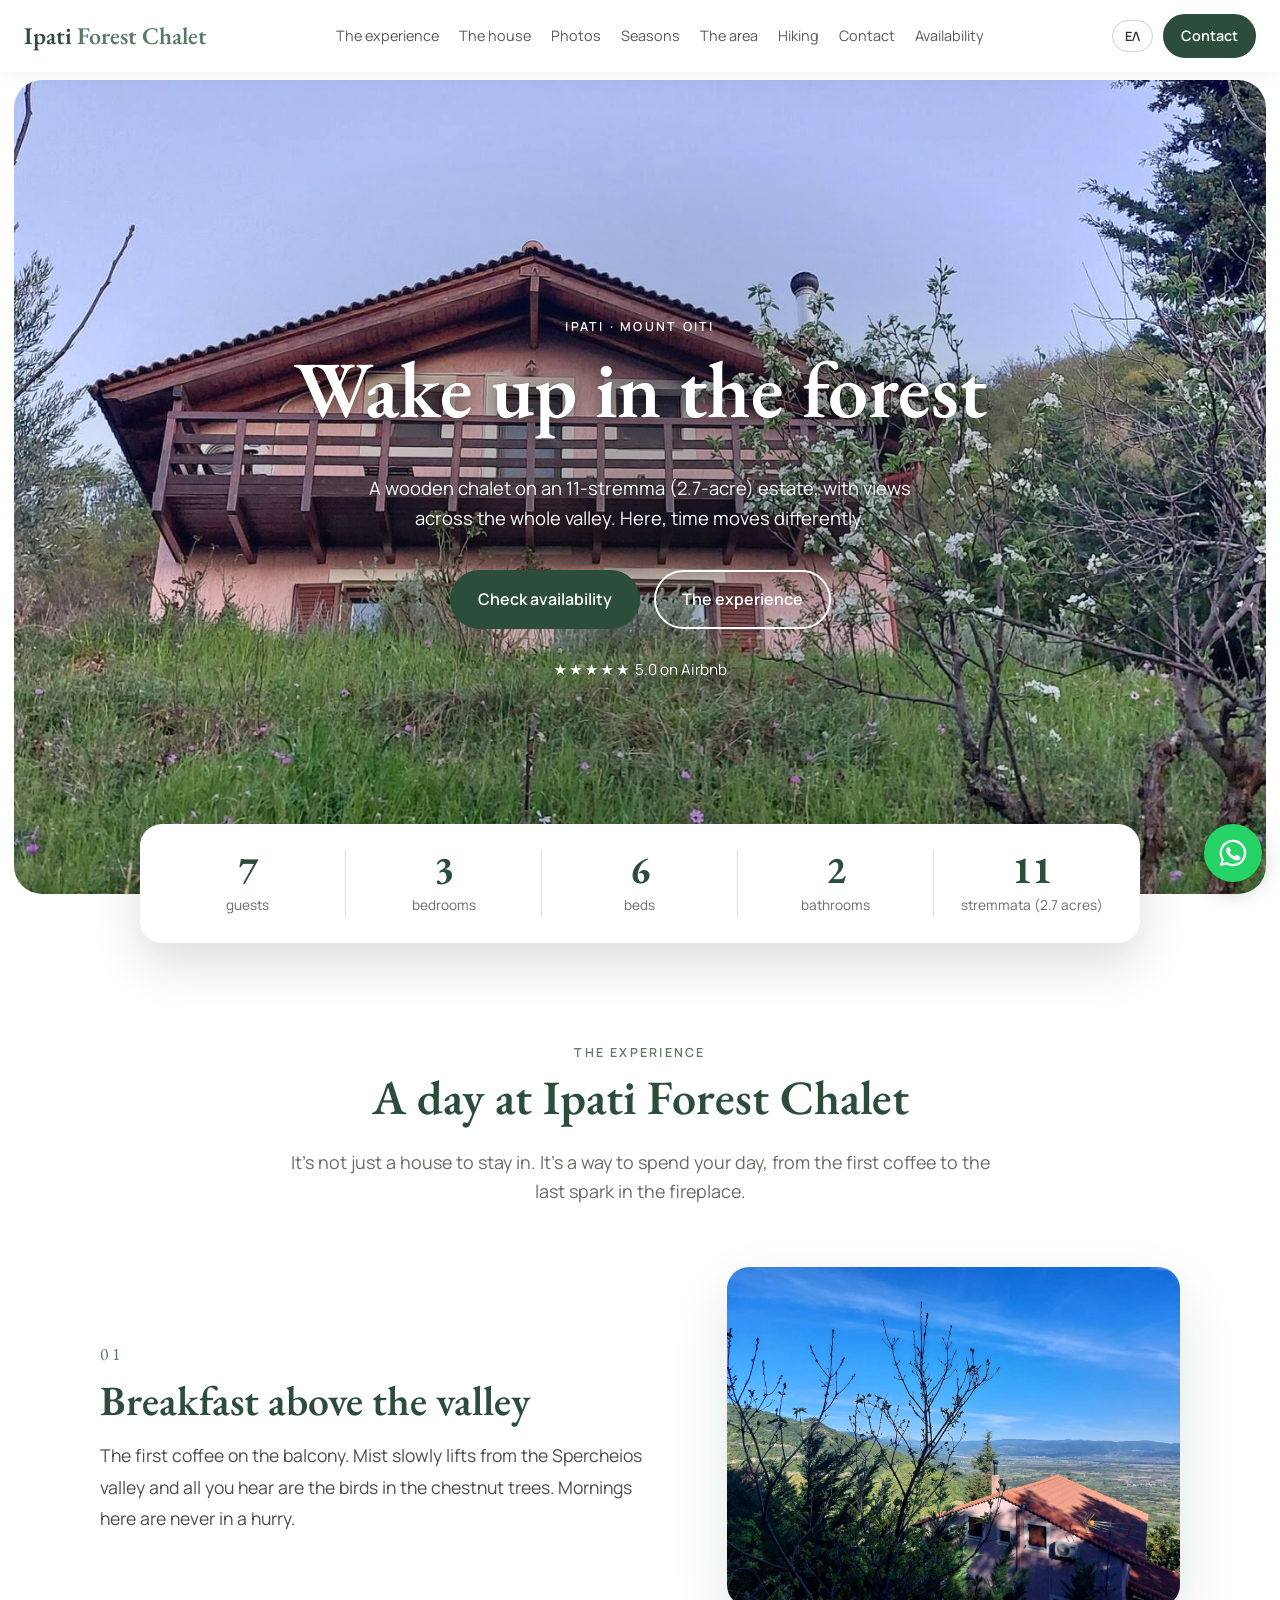
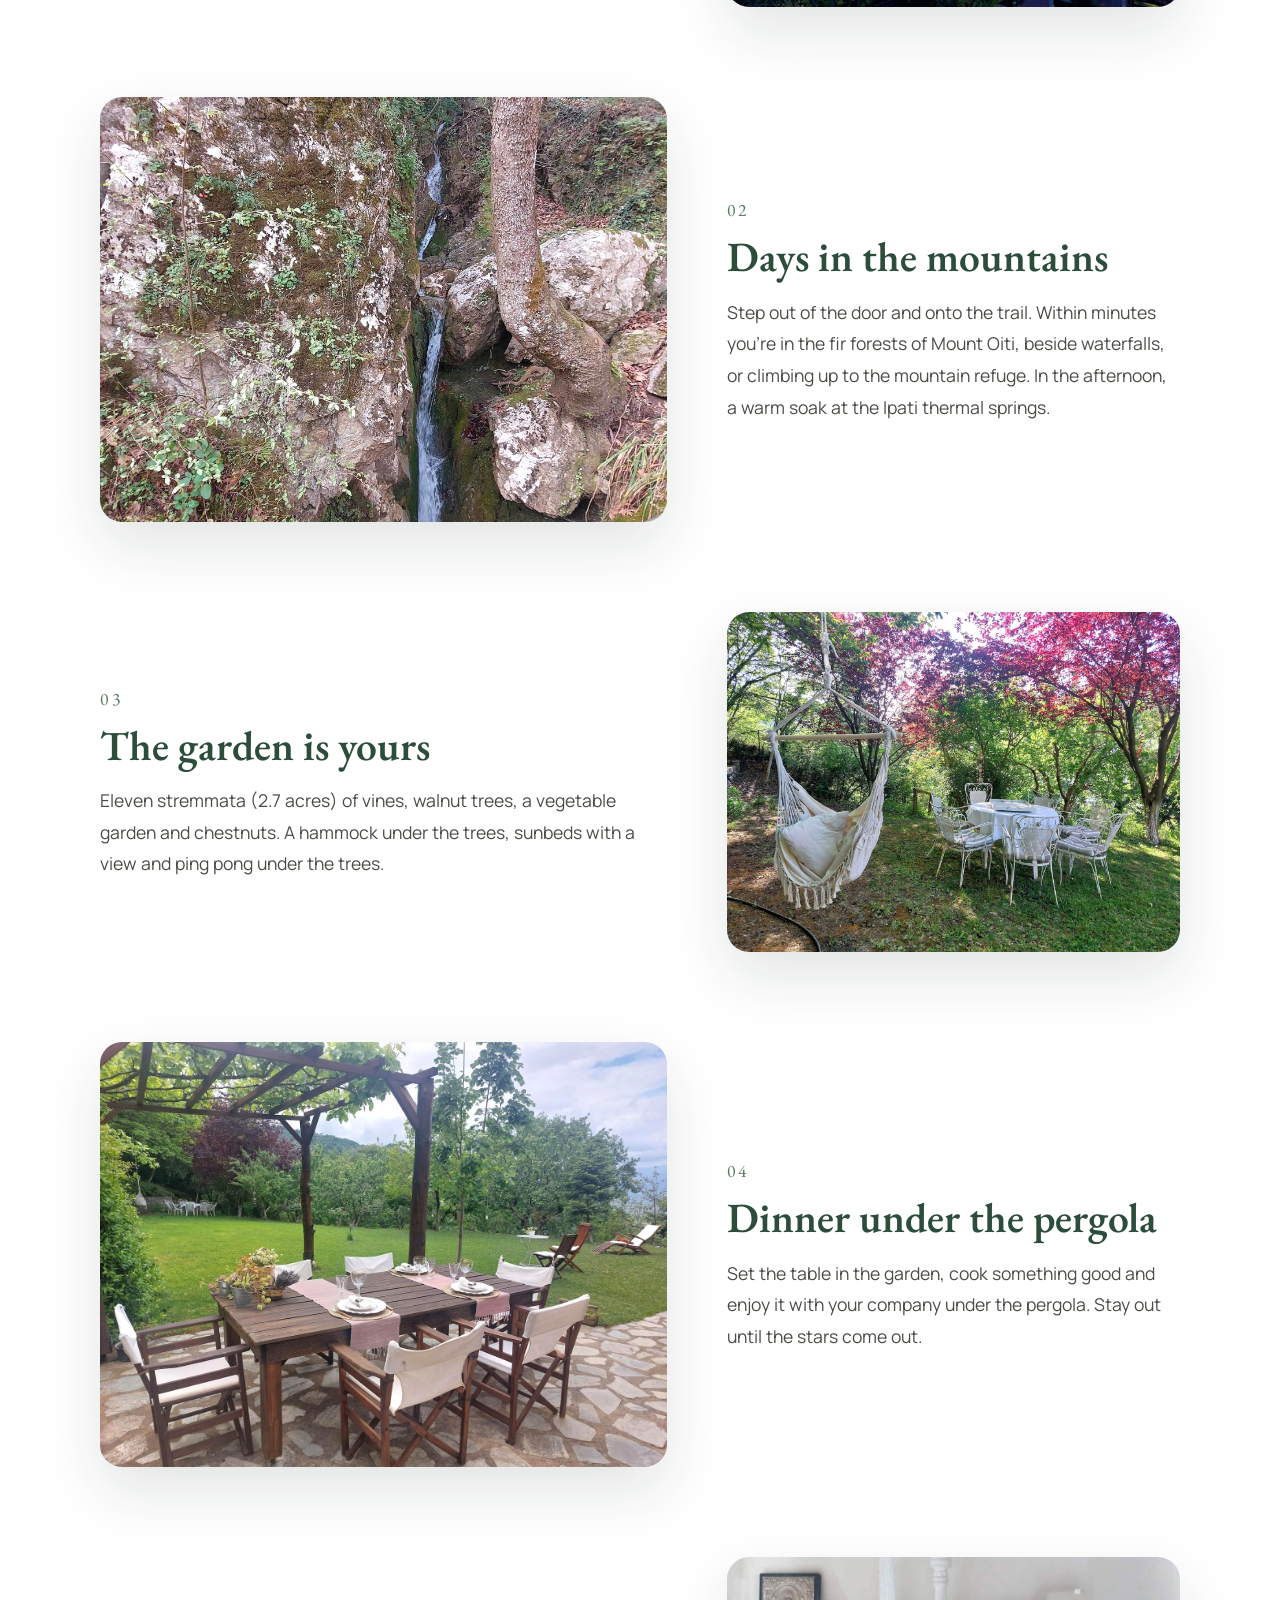
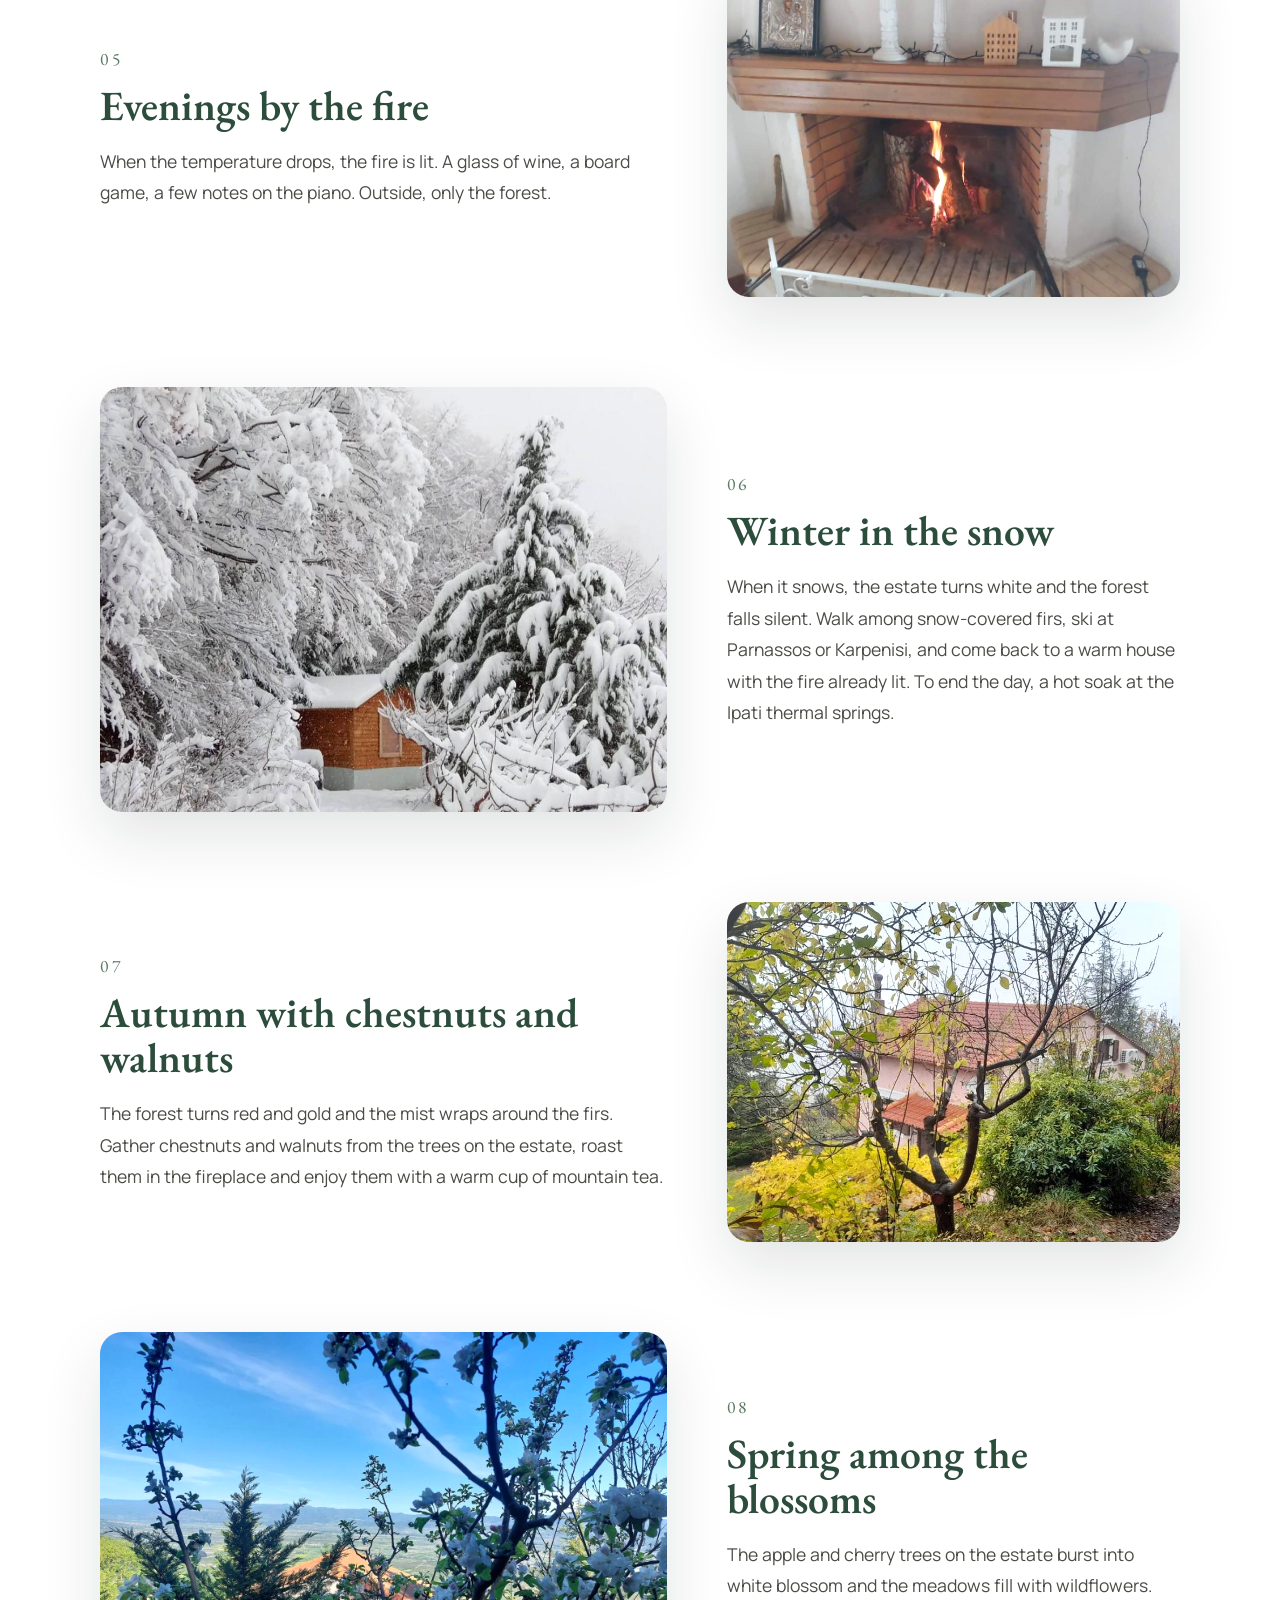
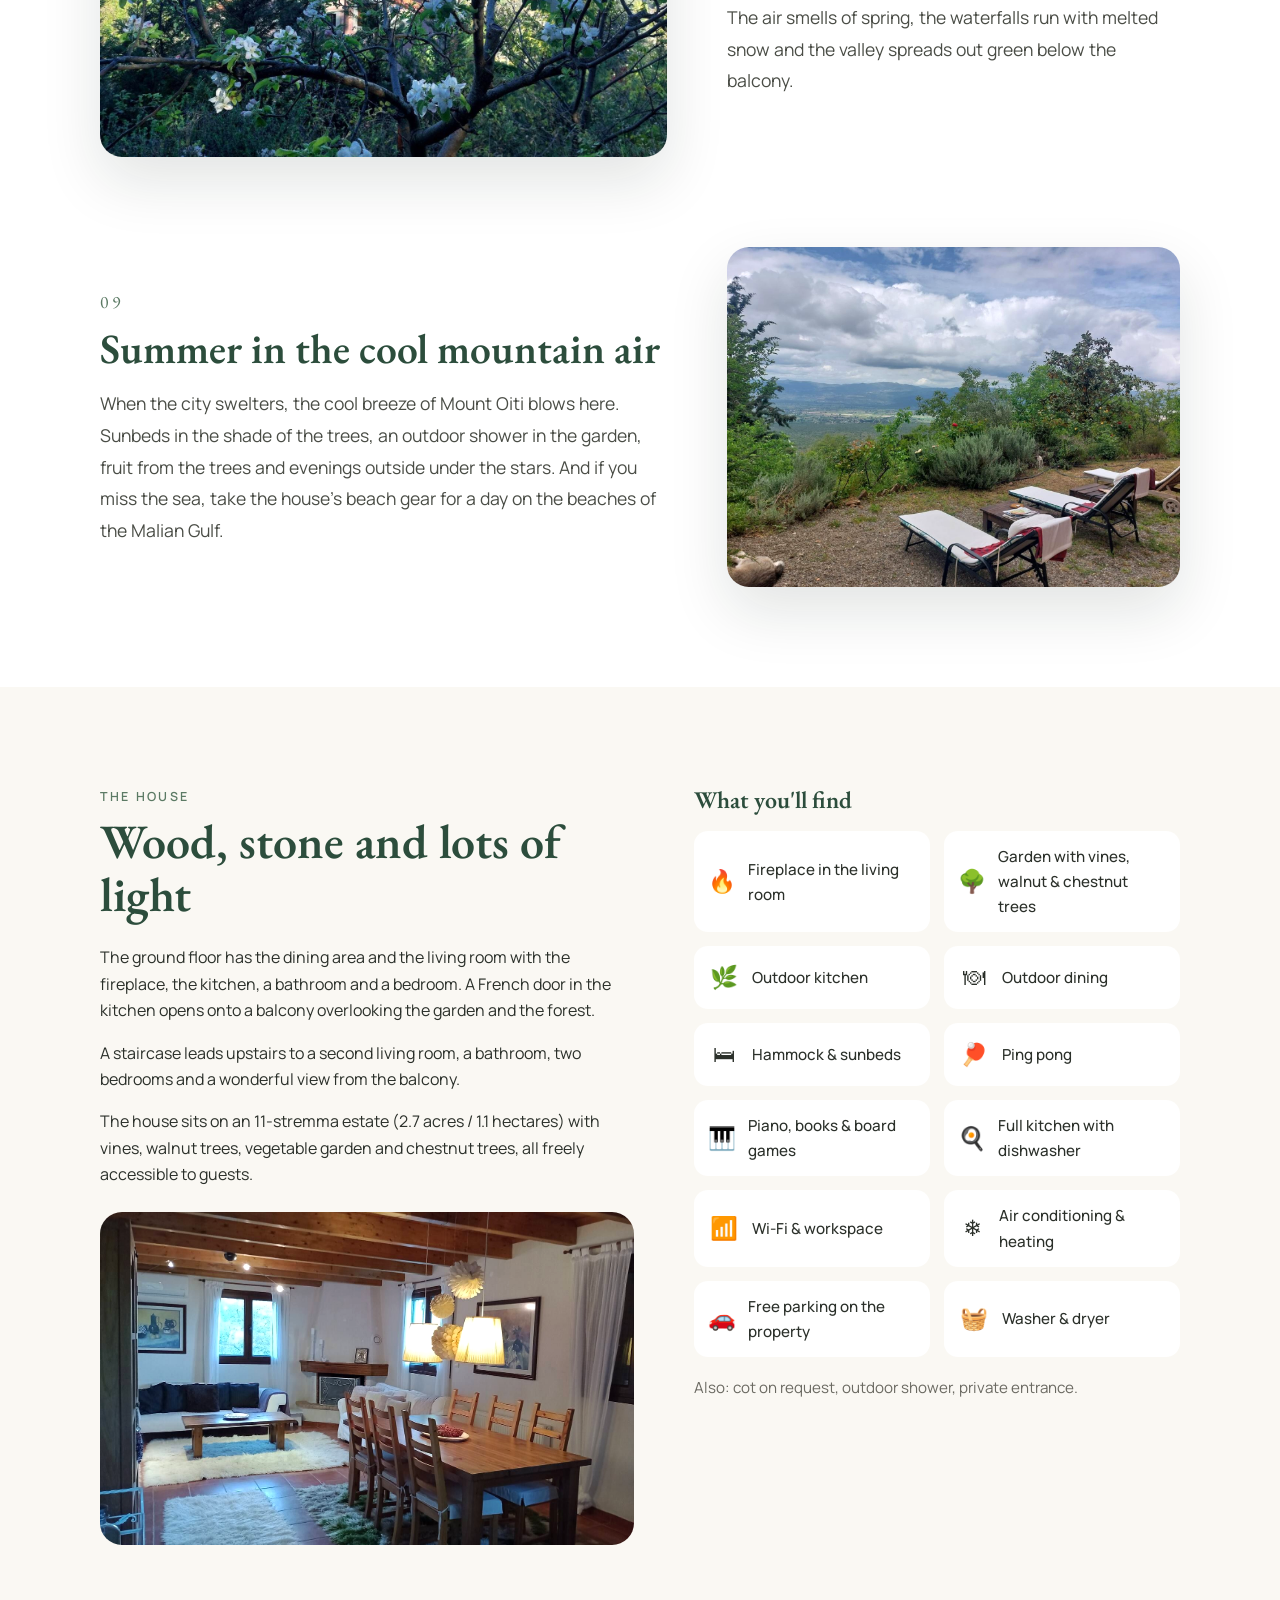
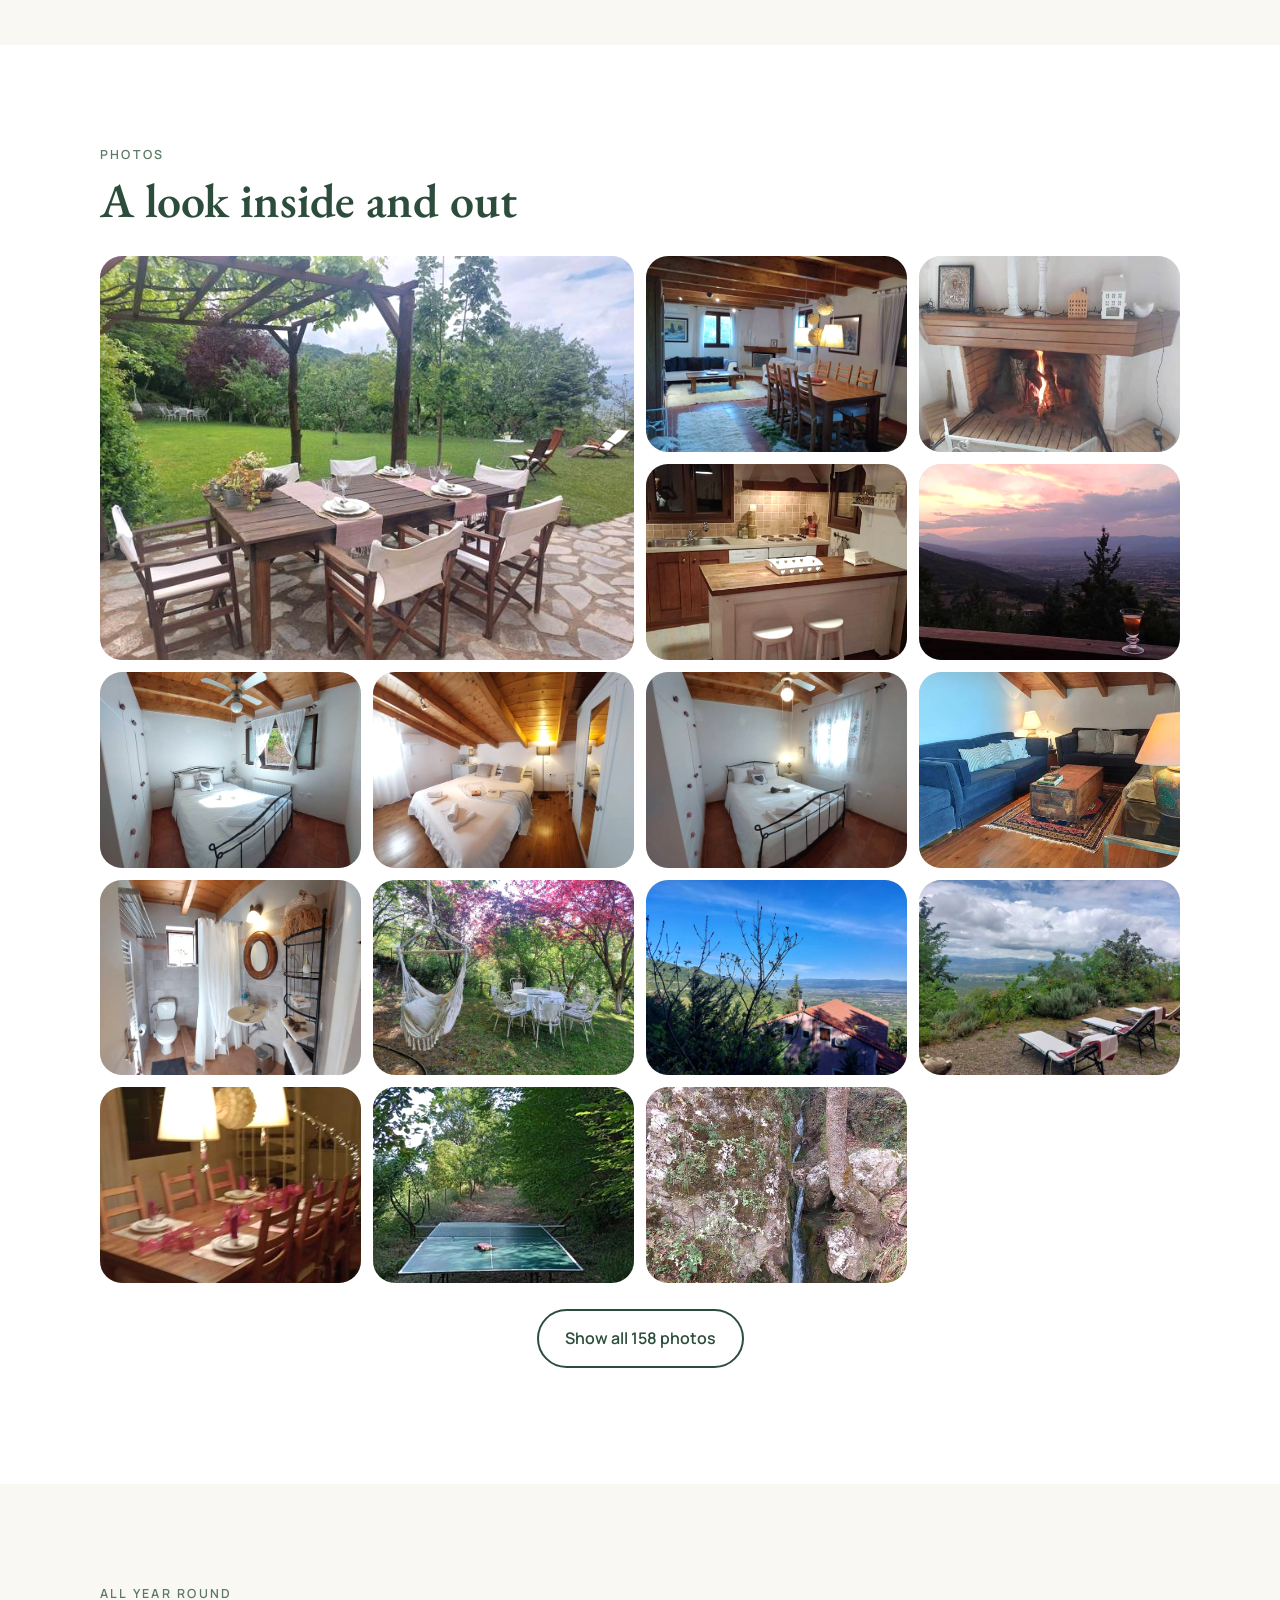
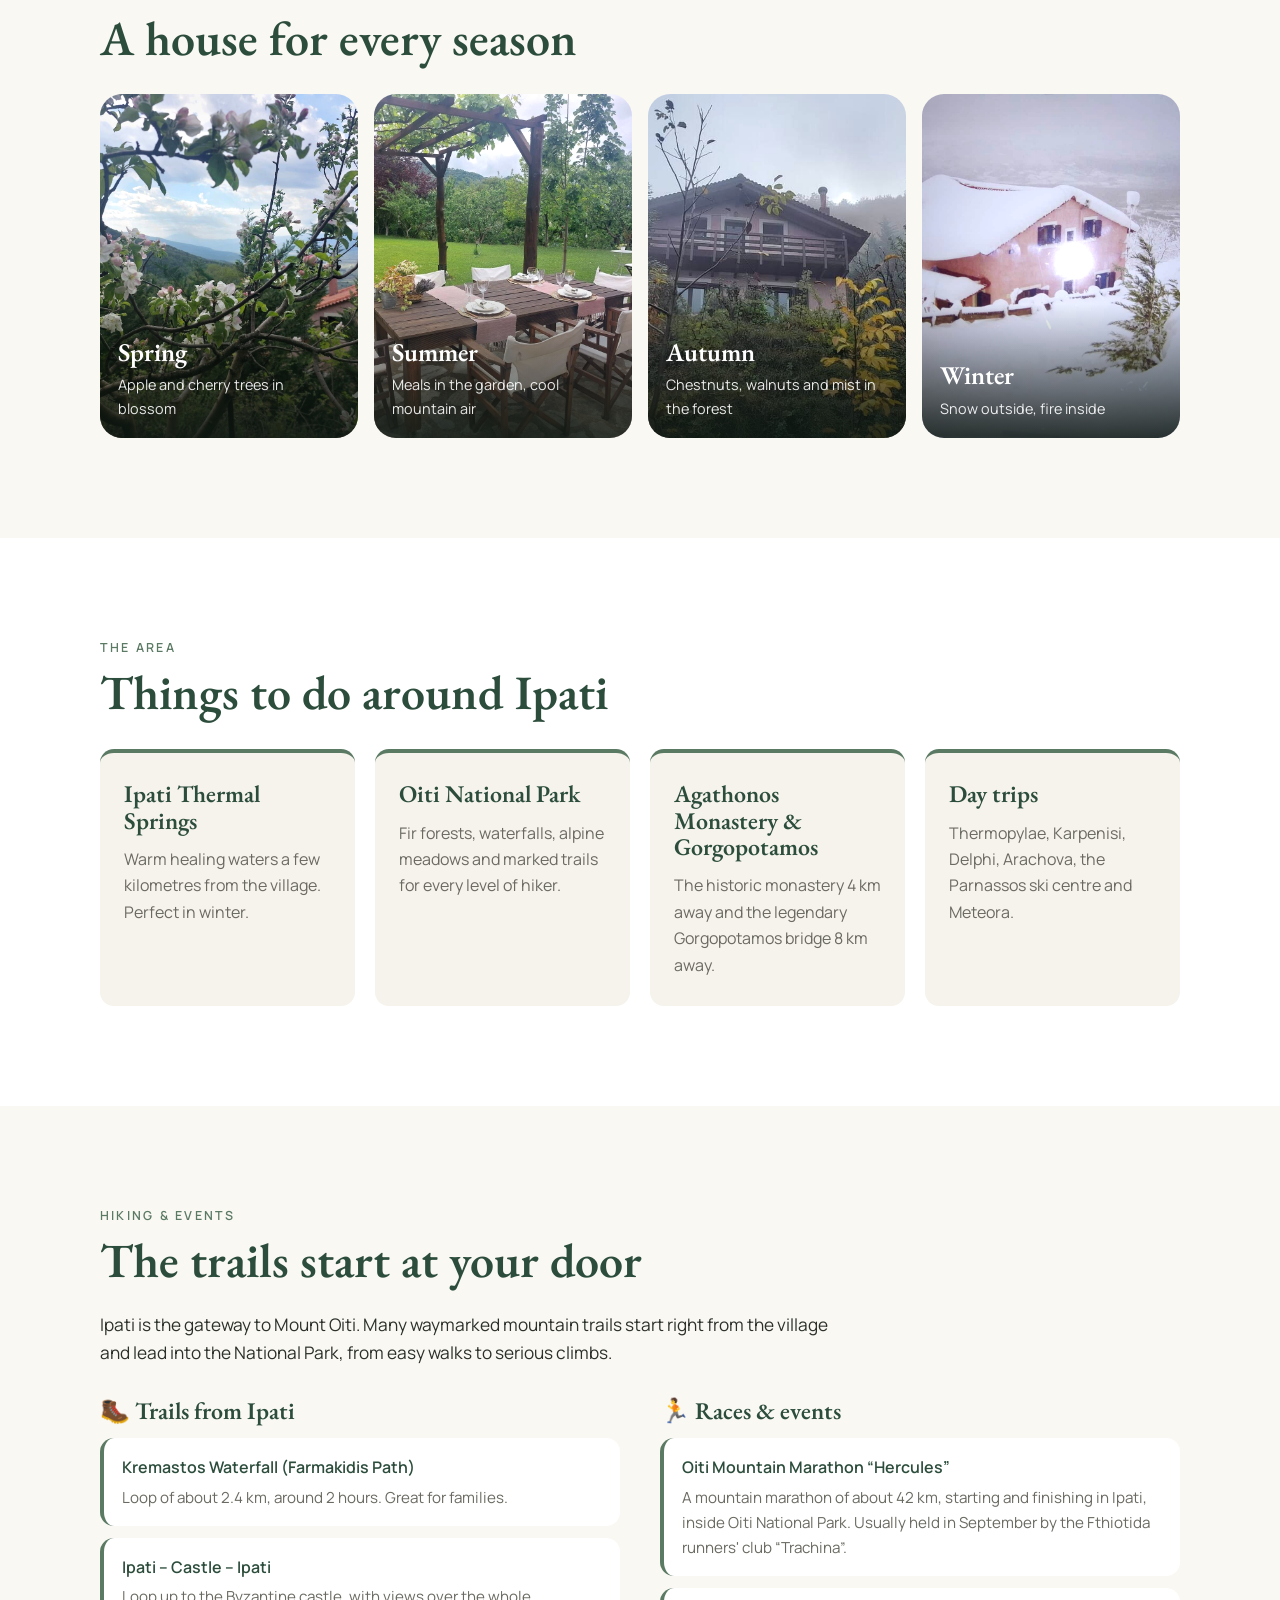
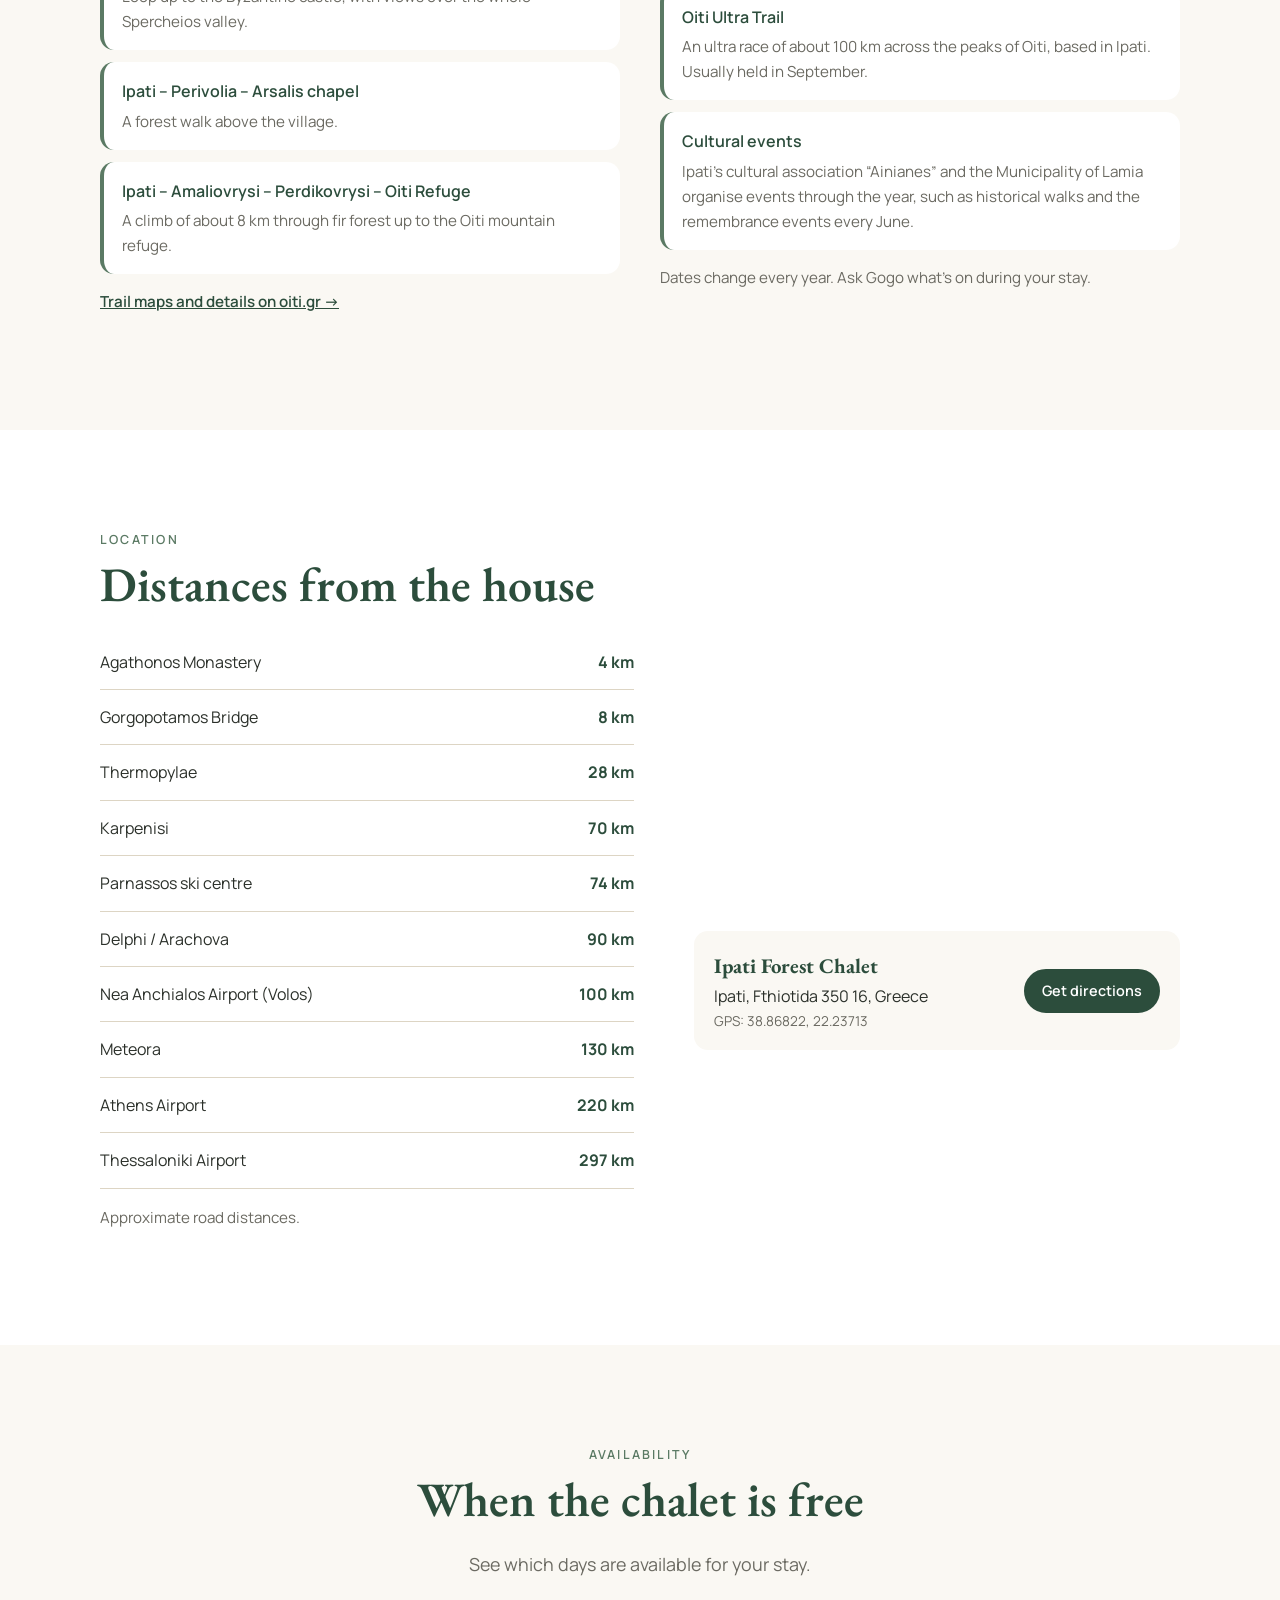
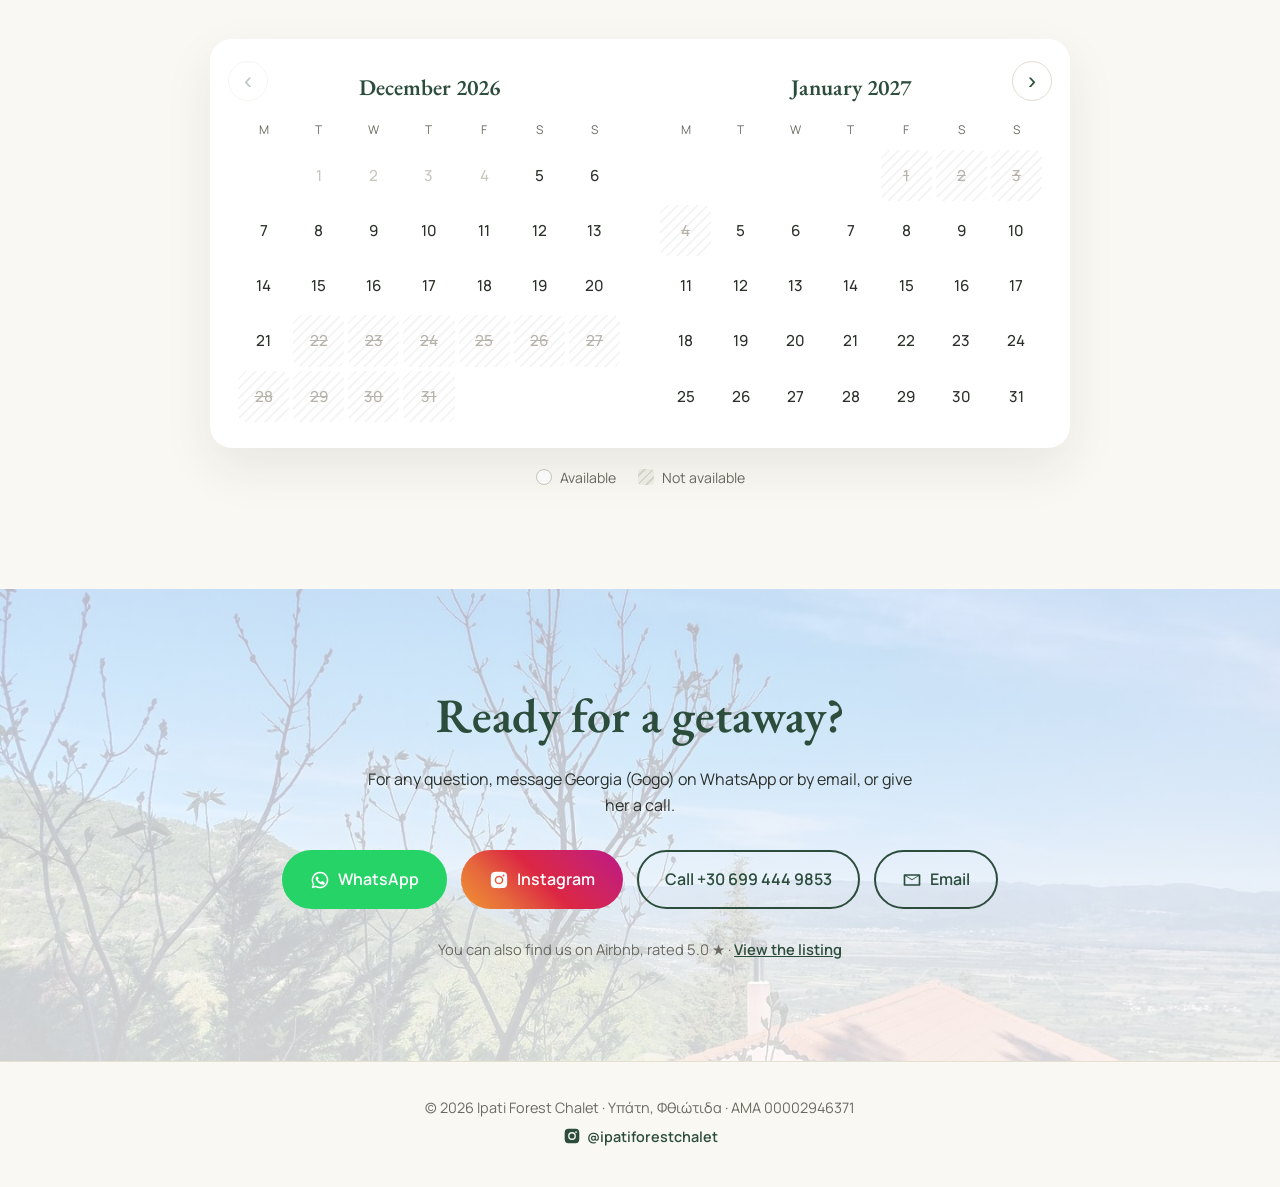
<file: index.html>
<!doctype html>
<html lang="el">
<head>
  <meta charset="utf-8">
  <meta name="viewport" content="width=device-width, initial-scale=1">
  <title>Ipati Forest Chalet · Σαλέ στο δάσος της Υπάτης, Οίτη</title>
  <meta name="description" content="Ξύλινο σαλέ για έως 7 άτομα σε κτήμα 11 στρεμμάτων στο δάσος της Υπάτης, στους πρόποδες της Οίτης. Τζάκι, κήπος, θέα στην κοιλάδα του Σπερχειού, μονοπάτια και Λουτρά Υπάτης.">
  <meta property="og:title" content="Ipati Forest Chalet">
  <meta property="og:description" content="Σαλέ στο δάσος της Υπάτης · 3 υπνοδωμάτια · έως 7 άτομα · τζάκι, κήπος και θέα στην κοιλάδα">
  <meta property="og:locale" content="el_GR">
  <meta property="og:locale:alternate" content="en_GB">
  <meta property="og:site_name" content="Ipati Forest Chalet">
  <meta name="twitter:card" content="summary_large_image">
  <meta property="og:image" content="https://ipatiforestchalet.gr/images/hero.jpg">
  <meta property="og:url" content="https://ipatiforestchalet.gr/">
  <link rel="canonical" href="https://ipatiforestchalet.gr/">
  <meta property="og:type" content="website">
  <link rel="preconnect" href="https://fonts.googleapis.com">
  <link rel="preconnect" href="https://fonts.gstatic.com" crossorigin>
  <link href="https://fonts.googleapis.com/css2?family=EB+Garamond:wght@500;600&family=Manrope:wght@400;500;600&display=swap" rel="stylesheet">
  <link rel="stylesheet" href="css/style.css?v=20261121t">
  <link rel="icon" href="data:image/svg+xml,<svg xmlns='http://www.w3.org/2000/svg' viewBox='0 0 32 32'><path d='M16 3 4 26h24z' fill='%232f4a3a'/><path d='M16 11 10 24h12z' fill='%23c9a46a'/></svg>">
  <script type="application/ld+json">
{
  "@context": "https://schema.org",
  "@type": "LodgingBusiness",
  "name": "Ipati Forest Chalet",
  "description": "Ξύλινο σαλέ για έως 7 άτομα σε κτήμα 11 στρεμμάτων στο δάσος της Υπάτης, στους πρόποδες της Οίτης.",
  "url": "https://ipatiforestchalet.gr/",
  "image": [
    "https://ipatiforestchalet.gr/images/hero.jpg",
    "https://ipatiforestchalet.gr/images/living-dining.jpg",
    "https://ipatiforestchalet.gr/images/garden-dining.jpg"
  ],
  "telephone": "+30 699 444 9853",
  "email": "georgia.rizou62@gmail.com",
  "address": {
    "@type": "PostalAddress",
    "addressLocality": "Υπάτη",
    "addressRegion": "Φθιώτιδα",
    "addressCountry": "GR"
  },
  "geo": {
    "@type": "GeoCoordinates",
    "latitude": 38.8682203,
    "longitude": 22.2371335
  },
  "numberOfRooms": 3,
  "amenityFeature": [
    {
      "@type": "LocationFeatureSpecification",
      "name": "Τζάκι",
      "value": true
    },
    {
      "@type": "LocationFeatureSpecification",
      "name": "Κήπος",
      "value": true
    },
    {
      "@type": "LocationFeatureSpecification",
      "name": "Wi-Fi",
      "value": true
    },
    {
      "@type": "LocationFeatureSpecification",
      "name": "Δωρεάν πάρκινγκ",
      "value": true
    },
    {
      "@type": "LocationFeatureSpecification",
      "name": "Κλιματισμός",
      "value": true
    },
    {
      "@type": "LocationFeatureSpecification",
      "name": "Θέρμανση",
      "value": true
    },
    {
      "@type": "LocationFeatureSpecification",
      "name": "Πλήρης κουζίνα",
      "value": true
    }
  ],
  "sameAs": [
    "https://www.instagram.com/ipatiforestchalet/",
    "https://www.airbnb.gr/rooms/1258574086213162583"
  ]
}
  </script>
</head>
<body>

<header class="nav" id="top">
  <a class="brand" href="#top">Ipati <span>Forest Chalet</span></a>
  <nav class="links" aria-label="Κύριο μενού">
    <a href="#experience" data-i18n="nav.experience">Η εμπειρία</a>
    <a href="#about" data-i18n="nav.about">Το σπίτι</a>
    <a href="#gallery" data-i18n="nav.gallery">Φωτογραφίες</a>
    <a href="#seasons" data-i18n="nav.seasons">Εποχές</a>
    <a href="#area" data-i18n="nav.area">Η περιοχή</a>
    <a href="#activities" data-i18n="nav.activities">Πεζοπορία</a>
    <a href="#contact" data-i18n="nav.contact">Επικοινωνία</a>
    <a href="#availability" data-i18n="nav.availability">Διαθεσιμότητα</a>
  </nav>
  <div class="nav-actions">
    <button class="lang" id="langToggle" type="button" aria-label="Change language">EN</button>
    <a class="btn btn-small" href="#contact" data-i18n="cta.contact">Επικοινωνία</a>
  </div>
</header>

<section class="hero">
  <div class="hero-bg" style="background-image:url('images/hero.jpg')"></div>
  <div class="hero-inner">
    <p class="eyebrow" data-i18n="hero.eyebrow">Υπάτη · Όρος Οίτη</p>
    <h1 data-i18n="hero.title">Ξυπνήστε μέσα στο δάσος</h1>
    <p class="lead" data-i18n="hero.lead">Ένα ξύλινο σαλέ σε κτήμα έντεκα στρεμμάτων, με θέα σε όλη την κοιλάδα. Εδώ ο χρόνος κυλάει αλλιώς.</p>
    <div class="hero-cta">
      <a class="btn" href="#availability" data-i18n="cta.checkAvailability">Δες διαθεσιμότητα</a>
      <a class="btn btn-ghost" href="#experience" data-i18n="cta.more">Η εμπειρία</a>
    </div>
    <p class="rating"><a class="airbnb-link rating-link" href="#" target="_blank" rel="noopener"><span class="stars">★★★★★</span> <span data-i18n="hero.rating">5,0 στο Airbnb</span></a></p>
  </div>
</section>

<div class="stats">
  <div><b>7</b><span data-i18n="stat.guests">επισκέπτες</span></div>
  <div><b>3</b><span data-i18n="stat.bedrooms">υπνοδωμάτια</span></div>
  <div><b>6</b><span data-i18n="stat.beds">κρεβάτια</span></div>
  <div><b>2</b><span data-i18n="stat.baths">μπάνια</span></div>
  <div><b data-i18n="stat.landnum">11</b><span data-i18n="stat.land">στρέμματα κτήμα</span></div>
</div>

<section class="section" id="experience">
  <div class="wrap">
    <div class="xp-intro">
      <p class="eyebrow" data-i18n="xp.eyebrow">Η εμπειρία</p>
      <h2 data-i18n="xp.title">Μια μέρα στο Ipati Forest Chalet</h2>
      <p data-i18n="xp.lead">Δεν είναι απλώς ένα σπίτι για να μείνετε. Είναι ένας τρόπος να περάσετε τη μέρα σας, από τον πρώτο καφέ ως την τελευταία σπίθα στο τζάκι.</p>
    </div>
    <article class="xp-row">
      <div class="xp-img"><img src="images/gallery/068.jpg" alt="" loading="lazy"></div>
      <div class="xp-text">
        <span class="xp-num">01</span>
        <h3 data-i18n="x1.t">Πρωινό με θέα την κοιλάδα</h3>
        <p data-i18n="x1.d">Ο πρώτος καφές στο μπαλκόνι. Η ομίχλη σηκώνεται αργά από την κοιλάδα του Σπερχειού και ακούγονται μόνο τα πουλιά στις καστανιές. Τα πρωινά εδώ δεν βιάζονται.</p>
      </div>
    </article>
    <article class="xp-row">
      <div class="xp-img"><img src="images/gallery/050.jpg" alt="" loading="lazy"></div>
      <div class="xp-text">
        <span class="xp-num">02</span>
        <h3 data-i18n="x2.t">Μέρες στο βουνό</h3>
        <p data-i18n="x2.d">Βγείτε από την πόρτα και πάρτε το μονοπάτι. Σε λίγα λεπτά είστε μέσα στο ελατοδάσος της Οίτης, δίπλα σε καταρράκτες, ή ανεβαίνετε ως το καταφύγιο. Το απόγευμα, ένα ζεστό μπάνιο στα Λουτρά Υπάτης.</p>
      </div>
    </article>
    <article class="xp-row">
      <div class="xp-img"><img src="images/gallery/036.jpg" alt="" loading="lazy"></div>
      <div class="xp-text">
        <span class="xp-num">03</span>
        <h3 data-i18n="x3.t">Ο κήπος είναι δικός σας</h3>
        <p data-i18n="x3.d">Έντεκα στρέμματα με αμπέλι, καρυδιές, λαχανόκηπο και καστανιές. Μια αιώρα κάτω από τα δέντρα, ξαπλώστρες με θέα και πινγκ πονγκ κάτω από τα δέντρα.</p>
      </div>
    </article>
    <article class="xp-row">
      <div class="xp-img"><img src="images/gallery/025.jpg" alt="" loading="lazy"></div>
      <div class="xp-text">
        <span class="xp-num">04</span>
        <h3 data-i18n="x4.t">Τραπέζι κάτω από την πέργκολα</h3>
        <p data-i18n="x4.d">Στρώστε το τραπέζι στον κήπο, μαγειρέψτε κάτι καλό και απολαύστε το με την παρέα σας κάτω από την πέργκολα. Μείνετε έξω ώσπου να βγουν τα αστέρια.</p>
      </div>
    </article>
    <article class="xp-row">
      <div class="xp-img"><img src="images/gallery/039.jpg" alt="" loading="lazy"></div>
      <div class="xp-text">
        <span class="xp-num">05</span>
        <h3 data-i18n="x5.t">Βράδια δίπλα στο τζάκι</h3>
        <p data-i18n="x5.d">Όταν πέφτει η θερμοκρασία, ανάβει το τζάκι. Ένα ποτήρι κρασί, ένα επιτραπέζιο, μερικές νότες στο πιάνο. Έξω, μόνο το δάσος.</p>
      </div>
    </article>
    <article class="xp-row">
      <div class="xp-img"><img src="images/gallery/137.jpg" alt="" loading="lazy"></div>
      <div class="xp-text">
        <span class="xp-num">06</span>
        <h3 data-i18n="x6.t">Χειμώνας στο χιόνι</h3>
        <p data-i18n="x6.d">Όταν χιονίζει, το κτήμα ντύνεται στα λευκά και το δάσος σωπαίνει. Βόλτα στα χιονισμένα έλατα, σκι στον Παρνασσό ή στο Καρπενήσι, και επιστροφή στο ζεστό σπίτι με το τζάκι αναμμένο. Για το τέλος της μέρας, ένα ζεστό μπάνιο στα Λουτρά Υπάτης.</p>
      </div>
    </article>
    <article class="xp-row">
      <div class="xp-img"><img src="images/gallery/144.jpg" alt="" loading="lazy"></div>
      <div class="xp-text">
        <span class="xp-num">07</span>
        <h3 data-i18n="x7.t">Φθινόπωρο με κάστανα και καρύδια</h3>
        <p data-i18n="x7.d">Το δάσος γεμίζει κόκκινα και χρυσά χρώματα και η ομίχλη τυλίγει τα έλατα. Μαζέψτε κάστανα και καρύδια από τα δέντρα του κτήματος, ψήστε τα στο τζάκι και απολαύστε τα με ένα ζεστό τσάι του βουνού.</p>
      </div>
    </article>
    <article class="xp-row">
      <div class="xp-img"><img src="images/gallery/066.jpg" alt="" loading="lazy"></div>
      <div class="xp-text">
        <span class="xp-num">08</span>
        <h3 data-i18n="x8.t">Άνοιξη με τα ανθισμένα δέντρα</h3>
        <p data-i18n="x8.d">Οι μηλιές και οι κερασιές του κτήματος γεμίζουν λευκά λουλούδια και τα λιβάδια βάφονται με αγριολούλουδα. Ο αέρας μυρίζει άνοιξη, οι καταρράκτες κατεβάζουν νερό από το λιωμένο χιόνι και η κοιλάδα απλώνεται πράσινη κάτω από το μπαλκόνι.</p>
      </div>
    </article>
    <article class="xp-row">
      <div class="xp-img"><img src="images/gallery/069.jpg" alt="" loading="lazy"></div>
      <div class="xp-text">
        <span class="xp-num">09</span>
        <h3 data-i18n="x9.t">Καλοκαίρι στη δροσιά του βουνού</h3>
        <p data-i18n="x9.d">Όταν η πόλη καίγεται, εδώ φυσάει το δροσερό αεράκι της Οίτης. Ξαπλώστρες στον ίσκιο των δέντρων, ντους στον κήπο, φρούτα από τα δέντρα και βραδιές έξω κάτω από τα αστέρια. Και αν σας λείψει η θάλασσα, πάρτε τα είδη παραλίας του σπιτιού για μια μέρα στις παραλίες του Μαλιακού.</p>
      </div>
    </article>
  </div>
</section>

<section class="section alt" id="about">
  <div class="wrap two-col">
    <div>
      <p class="eyebrow" data-i18n="about.eyebrow">Το σπίτι</p>
      <h2 data-i18n="about.title">Ξύλο, πέτρα και πολύ φως</h2>
      <p data-i18n="about.p1">Στο ισόγειο βρίσκονται η τραπεζαρία και το σαλόνι με το τζάκι, η κουζίνα, ένα μπάνιο και ένα υπνοδωμάτιο. Από την κουζίνα, μια μπαλκονόπορτα βγάζει σε μπαλκόνι με όμορφη θέα στον κήπο και στο δάσος.</p>
      <p data-i18n="about.p2">Μια σκάλα οδηγεί στον επάνω όροφο, με δεύτερο σαλόνι, μπάνιο, δύο υπνοδωμάτια και μια υπέροχη θέα από το μπαλκόνι.</p>
      <p data-i18n="about.p3">Το σπίτι βρίσκεται σε κτήμα έντεκα στρεμμάτων με αμπέλι, καρυδιές, λαχανόκηπο και καστανιές, όπου οι επισκέπτες έχουν ελεύθερη πρόσβαση.</p>
      <img class="about-img" src="images/living-dining.jpg" alt="Σαλόνι και τραπεζαρία με τζάκι" loading="lazy">
    </div>
    <div>
      <h3 class="feat-title" data-i18n="feat.title">Τι θα βρείτε</h3>
      <ul class="features">
        <li><span class="ico">🔥</span><span data-i18n="feat.fireplace">Τζάκι στο σαλόνι</span></li>
        <li><span class="ico">🌳</span><span data-i18n="feat.garden">Κήπος με αμπέλι, καρυδιές & καστανιές</span></li>
        <li><span class="ico">🌿</span><span data-i18n="feat.bbq">Εξωτερική κουζίνα</span></li>
        <li><span class="ico">🍽</span><span data-i18n="feat.dining">Υπαίθρια τραπεζαρία</span></li>
        <li><span class="ico">🛏</span><span data-i18n="feat.hammock">Αιώρα & ξαπλώστρες</span></li>
        <li><span class="ico">🏓</span><span data-i18n="feat.pingpong">Πινγκ πονγκ</span></li>
        <li><span class="ico">🎹</span><span data-i18n="feat.piano">Πιάνο, βιβλία & επιτραπέζια</span></li>
        <li><span class="ico">🍳</span><span data-i18n="feat.kitchen">Πλήρης κουζίνα με πλυντήριο πιάτων</span></li>
        <li><span class="ico">📶</span><span data-i18n="feat.wifi">Wi‑Fi & χώρος εργασίας</span></li>
        <li><span class="ico">❄</span><span data-i18n="feat.ac">Κλιματισμός & θέρμανση</span></li>
        <li><span class="ico">🚗</span><span data-i18n="feat.parking">Δωρεάν πάρκινγκ στο κτήμα</span></li>
        <li><span class="ico">🧺</span><span data-i18n="feat.laundry">Πλυντήριο & στεγνωτήριο ρούχων</span></li>
      </ul>
      <p class="muted" data-i18n="feat.more">Επίσης: βρεφικό κρεβάτι κατόπιν αιτήματος, ντους εξωτερικού χώρου, ιδιωτική είσοδος.</p>
    </div>
  </div>
</section>

<section class="section" id="gallery">
  <div class="wrap">
    <p class="eyebrow" data-i18n="gallery.eyebrow">Φωτογραφίες</p>
    <h2 data-i18n="gallery.title">Μια ματιά μέσα κι έξω</h2>
    <div class="gallery" id="galleryGrid"></div>
    <p class="center gallery-more"><button class="btn btn-ghost-green" type="button" id="galleryMore">Δείτε όλες τις φωτογραφίες</button></p>
  </div>
</section>

<section class="section alt" id="seasons">
  <div class="wrap">
    <p class="eyebrow" data-i18n="seasons.eyebrow">Όλο τον χρόνο</p>
    <h2 data-i18n="seasons.title">Ένα σπίτι για κάθε εποχή</h2>
    <div class="seasons">
      <figure><img src="images/spring.jpg" alt="" loading="lazy"><figcaption><b data-i18n="s.spring">Άνοιξη</b><span data-i18n="s.spring.d">Ανθισμένες μηλιές και κερασιές</span></figcaption></figure>
      <figure><img src="images/garden-dining.jpg" alt="" loading="lazy"><figcaption><b data-i18n="s.summer">Καλοκαίρι</b><span data-i18n="s.summer.d">Φαγητό στον κήπο, δροσιά του βουνού</span></figcaption></figure>
      <figure><img src="images/autumn.jpg" alt="" loading="lazy"><figcaption><b data-i18n="s.autumn">Φθινόπωρο</b><span data-i18n="s.autumn.d">Κάστανα, καρύδια και ομίχλη στο δάσος</span></figcaption></figure>
      <figure><img src="images/winter.jpg" alt="" loading="lazy"><figcaption><b data-i18n="s.winter">Χειμώνας</b><span data-i18n="s.winter.d">Χιόνι έξω, τζάκι μέσα</span></figcaption></figure>
    </div>
  </div>
</section>

<section class="section" id="area">
  <div class="wrap">
    <p class="eyebrow" data-i18n="area.eyebrow">Η περιοχή</p>
    <h2 data-i18n="area.title">Τι να κάνετε γύρω από την Υπάτη</h2>
    <div class="cards">
      <article class="card">
        <h3 data-i18n="area.c1.t">Λουτρά Υπάτης</h3>
        <p data-i18n="area.c1.d">Ιαματικές πηγές με ζεστά νερά, λίγα χιλιόμετρα από το χωριό. Ιδανικές τον χειμώνα.</p>
      </article>
      <article class="card">
        <h3 data-i18n="area.c2.t">Εθνικός Δρυμός Οίτης</h3>
        <p data-i18n="area.c2.d">Ελατοδάση, καταρράκτες, αλπικά λιβάδια και σημαδεμένα μονοπάτια για κάθε επίπεδο πεζοπόρου.</p>
      </article>
      <article class="card">
        <h3 data-i18n="area.c3.t">Μονή Αγάθωνος & Γοργοπόταμος</h3>
        <p data-i18n="area.c3.d">Το ιστορικό μοναστήρι στα 4 χλμ. και η θρυλική γέφυρα του Γοργοποτάμου στα 8 χλμ.</p>
      </article>
      <article class="card">
        <h3 data-i18n="area.c4.t">Εκδρομές</h3>
        <p data-i18n="area.c4.d">Θερμοπύλες, Καρπενήσι, Δελφοί, Αράχωβα, το χιονοδρομικό του Παρνασσού και τα Μετέωρα.</p>
      </article>
    </div>
  </div>
</section>

<section class="section alt" id="activities">
  <div class="wrap">
    <p class="eyebrow" data-i18n="act.eyebrow">Πεζοπορία & εκδηλώσεις</p>
    <h2 data-i18n="act.title">Τα μονοπάτια ξεκινούν από την πόρτα σας</h2>
    <p class="act-lead" data-i18n="act.lead">Η Υπάτη είναι η «πύλη» της Οίτης. Από το χωριό ξεκινούν πολλά σημαδεμένα ορειβατικά μονοπάτια μέσα στον Εθνικό Δρυμό, για απλούς περιπάτους αλλά και για έμπειρους ορειβάτες.</p>
    <div class="act-grid">
      <div class="act-col">
        <h3 data-i18n="act.trails">🥾 Μονοπάτια από την Υπάτη</h3>
        <ul class="act-list">
          <li><b data-i18n="t1.t">Καταρράκτης Κρεμαστός (Μονοπάτι Φαρμακίδη)</b><span data-i18n="t1.d">Κυκλική διαδρομή περίπου 2,4 χλμ., γύρω στις 2 ώρες. Ιδανική για οικογένειες.</span></li>
          <li><b data-i18n="t2.t">Υπάτη – Κάστρο – Υπάτη</b><span data-i18n="t2.d">Κυκλική διαδρομή μέχρι το βυζαντινό κάστρο, με θέα σε όλη την κοιλάδα του Σπερχειού.</span></li>
          <li><b data-i18n="t3.t">Υπάτη – Περιβόλια – Εκκλησάκι Αρσάλη</b><span data-i18n="t3.d">Διαδρομή μέσα στο δάσος, πάνω από το χωριό.</span></li>
          <li><b data-i18n="t4.t">Υπάτη – Αμαλιόβρυση – Περδικόβρυση – Καταφύγιο Οίτης</b><span data-i18n="t4.d">Ανάβαση περίπου 8 χλμ. ως το ορειβατικό καταφύγιο της Οίτης, μέσα σε ελατοδάσος.</span></li>
        </ul>
        <p class="muted"><a href="https://oiti.gr/en/hiking-routes-footpaths/" target="_blank" rel="noopener" data-i18n="act.trailsmore">Χάρτες και λεπτομέρειες διαδρομών στο oiti.gr →</a></p>
      </div>
      <div class="act-col">
        <h3 data-i18n="act.events">🏃 Αγώνες & εκδηλώσεις</h3>
        <ul class="act-list">
          <li><b data-i18n="e1.t">Ορεινός Μαραθώνιος Οίτης «Ηρακλής»</b><span data-i18n="e1.d">Ορεινός μαραθώνιος περίπου 42 χλμ. με αφετηρία και τερματισμό την Υπάτη, μέσα στον Εθνικό Δρυμό Οίτης. Διοργανώνεται συνήθως τον Σεπτέμβριο από τον Σύλλογο Δρομέων Φθιώτιδας «Τραχίνα».</span></li>
          <li><b data-i18n="e2.t">Oiti Ultra Trail</b><span data-i18n="e2.d">Αγώνας υπεραπόστασης περίπου 100 χλμ. στις κορυφές της Οίτης, με βάση την Υπάτη. Γίνεται συνήθως τον Σεπτέμβριο.</span></li>
          <li><b data-i18n="e3.t">Πολιτιστικές εκδηλώσεις</b><span data-i18n="e3.d">Ο σύλλογος της Υπάτης «Αινιάνες» και ο Δήμος Λαμιέων διοργανώνουν εκδηλώσεις μέσα στη χρονιά, όπως ιστορικούς περιπάτους και τις εκδηλώσεις μνήμης κάθε Ιούνιο.</span></li>
        </ul>
        <p class="muted" data-i18n="act.note">Οι ημερομηνίες αλλάζουν κάθε χρόνο. Ρωτήστε τη Γωγώ για ό,τι γίνεται την περίοδο της διαμονής σας.</p>
      </div>
    </div>
  </div>
</section>

<section class="section" id="location">
  <div class="wrap two-col">
    <div>
      <p class="eyebrow" data-i18n="loc.eyebrow">Τοποθεσία</p>
      <h2 data-i18n="loc.title">Αποστάσεις από το σπίτι</h2>
      <ul class="distances">
        <li><span data-i18n="d.agathonos">Μονή Αγάθωνος</span><b>4 χλμ.</b></li>
        <li><span data-i18n="d.gorgopotamos">Γέφυρα Γοργοποτάμου</span><b>8 χλμ.</b></li>
        <li><span data-i18n="d.thermopyles">Θερμοπύλες</span><b>28 χλμ.</b></li>
        <li><span data-i18n="d.karpenisi">Καρπενήσι</span><b>70 χλμ.</b></li>
        <li><span data-i18n="d.parnassos">Χιονοδρομικό Παρνασσού</span><b>74 χλμ.</b></li>
        <li><span data-i18n="d.delphi">Δελφοί / Αράχωβα</span><b>90 χλμ.</b></li>
        <li><span data-i18n="d.volos">Αεροδρόμιο Νέας Αγχιάλου</span><b>100 χλμ.</b></li>
        <li><span data-i18n="d.meteora">Μετέωρα</span><b>130 χλμ.</b></li>
        <li><span data-i18n="d.athens">Αεροδρόμιο Αθηνών</span><b>220 χλμ.</b></li>
        <li><span data-i18n="d.thess">Αεροδρόμιο Θεσσαλονίκης</span><b>297 χλμ.</b></li>
      </ul>
      <p class="muted" data-i18n="loc.note">Αποστάσεις οδικώς, κατά προσέγγιση.</p>
    </div>
    <div class="map">
      <iframe title="Χάρτης: Ipati Forest Chalet" loading="lazy" referrerpolicy="no-referrer-when-downgrade"
        src="https://www.google.com/maps?q=38.8682203,22.2371335&z=15&output=embed"></iframe>
      <div class="address">
        <div>
          <b>Ipati Forest Chalet</b>
          <span data-i18n="loc.address">Υπάτη, Φθιώτιδα 350 16</span>
          <span class="coords">GPS: 38.86822, 22.23713</span>
        </div>
        <a class="btn btn-small" href="https://www.google.com/maps/dir/?api=1&destination=38.8682203,22.2371335" target="_blank" rel="noopener" data-i18n="loc.directions">Οδηγίες πλοήγησης</a>
      </div>
    </div>
  </div>
</section>

<section class="section alt" id="availability">
  <div class="wrap">
    <div class="xp-intro">
      <p class="eyebrow" data-i18n="cal.eyebrow">Διαθεσιμότητα</p>
      <h2 data-i18n="cal.title">Πότε είναι ελεύθερο το σαλέ</h2>
      <p data-i18n="cal.lead">Δείτε ποιες μέρες είναι διαθέσιμες για τη διαμονή σας.</p>
    </div>
    <div class="cal" id="calendar"></div>
    <ul class="cal-legend">
      <li><span class="lg lg-free"></span><span data-i18n="cal.free">Διαθέσιμο</span></li>
      <li><span class="lg lg-taken"></span><span data-i18n="cal.taken">Μη διαθέσιμο</span></li>
    </ul>
  </div>
</section>

<section class="section book" id="contact">
  <div class="book-bg"></div>
  <div class="wrap center">
    <h2 data-i18n="contact.title">Έτοιμοι για απόδραση;</h2>
    <p data-i18n="contact.lead">Για οποιαδήποτε ερώτηση, στείλτε μήνυμα στη Γεωργία (Γωγώ) στο WhatsApp ή με email, ή πάρτε τηλέφωνο.</p>
    <div class="hero-cta">
      <a class="btn btn-whatsapp contact-whatsapp" href="#" target="_blank" rel="noopener"><svg viewBox="0 0 24 24" aria-hidden="true"><path fill="currentColor" d="M12 2a10 10 0 0 0-8.6 15.1L2 22l5-1.3A10 10 0 1 0 12 2Zm0 18.2c-1.5 0-3-.4-4.3-1.2l-.3-.2-3 .8.8-2.9-.2-.3A8.2 8.2 0 1 1 12 20.2Zm4.5-6.1c-.2-.1-1.5-.7-1.7-.8-.2-.1-.4-.1-.6.1l-.8 1c-.1.2-.3.2-.5.1a6.7 6.7 0 0 1-3.3-2.9c-.2-.4.2-.4.7-1.3.1-.2 0-.3 0-.4l-.8-1.8c-.2-.5-.4-.4-.6-.4h-.5a1 1 0 0 0-.7.3 3 3 0 0 0-.9 2.2 5.2 5.2 0 0 0 1.1 2.7 11.9 11.9 0 0 0 4.6 4c1.7.7 2.4.8 3.2.7.5-.1 1.5-.6 1.8-1.2.2-.6.2-1.1.1-1.2l-.5-.2Z"/></svg><span>WhatsApp</span></a>
      <a class="btn btn-instagram instagram-link" href="#" target="_blank" rel="noopener"><svg viewBox="0 0 24 24" aria-hidden="true"><path fill="currentColor" d="M12 2.2c3.2 0 3.6 0 4.8.1 3.3.1 4.8 1.7 4.9 4.9.1 1.3.1 1.6.1 4.8s0 3.6-.1 4.8c-.1 3.2-1.7 4.8-4.9 4.9-1.3.1-1.6.1-4.8.1s-3.6 0-4.8-.1c-3.3-.1-4.8-1.7-4.9-4.9C2.2 15.6 2.2 15.2 2.2 12s0-3.6.1-4.8C2.4 3.9 3.9 2.4 7.2 2.3 8.4 2.2 8.8 2.2 12 2.2Zm0 4.6a5.2 5.2 0 1 0 0 10.4 5.2 5.2 0 0 0 0-10.4Zm0 8.6a3.4 3.4 0 1 1 0-6.8 3.4 3.4 0 0 1 0 6.8Zm5.4-9.9a1.2 1.2 0 1 0 0 2.4 1.2 1.2 0 0 0 0-2.4Z"/></svg><span>Instagram</span></a>
      <a class="btn btn-ghost contact-phone" href="#"><span data-i18n="cta.call">Τηλέφωνο</span> <span class="phone-num"></span></a>
      <a class="btn btn-ghost contact-email" href="#"><svg viewBox="0 0 24 24" aria-hidden="true"><path fill="currentColor" d="M3 5h18a1 1 0 0 1 1 1v12a1 1 0 0 1-1 1H3a1 1 0 0 1-1-1V6a1 1 0 0 1 1-1Zm9 7.2L4 7.3V17h16V7.3l-8 4.9ZM5.1 7l6.9 4.2L18.9 7H5.1Z"/></svg><span>Email</span></a>
    </div>
    <p class="also-airbnb"><span data-i18n="contact.alsoAirbnb">Θα μας βρείτε και στο Airbnb, με βαθμολογία 5,0 ★</span> · <a class="airbnb-link" href="#" target="_blank" rel="noopener" data-i18n="contact.viewAirbnb">Δείτε την αγγελία</a></p>
  </div>
</section>

<footer class="footer">
  <p>© <span id="year"></span> Ipati Forest Chalet · Υπάτη, Φθιώτιδα · ΑΜΑ 00002946371</p>
  <p class="social"><a class="instagram-link ig-footer" href="#" target="_blank" rel="noopener"><svg viewBox="0 0 24 24" aria-hidden="true"><path fill="currentColor" d="M12 2.2c3.2 0 3.6 0 4.8.1 3.3.1 4.8 1.7 4.9 4.9.1 1.3.1 1.6.1 4.8s0 3.6-.1 4.8c-.1 3.2-1.7 4.8-4.9 4.9-1.3.1-1.6.1-4.8.1s-3.6 0-4.8-.1c-3.3-.1-4.8-1.7-4.9-4.9C2.2 15.6 2.2 15.2 2.2 12s0-3.6.1-4.8C2.4 3.9 3.9 2.4 7.2 2.3 8.4 2.2 8.8 2.2 12 2.2Zm0 4.6a5.2 5.2 0 1 0 0 10.4 5.2 5.2 0 0 0 0-10.4Zm0 8.6a3.4 3.4 0 1 1 0-6.8 3.4 3.4 0 0 1 0 6.8Zm5.4-9.9a1.2 1.2 0 1 0 0 2.4 1.2 1.2 0 0 0 0-2.4Z"/></svg><span>@ipatiforestchalet</span></a></p>
</footer>

<a class="wa-float contact-whatsapp" href="#" target="_blank" rel="noopener" aria-label="WhatsApp"><svg viewBox="0 0 24 24" aria-hidden="true"><path fill="currentColor" d="M12 2a10 10 0 0 0-8.6 15.1L2 22l5-1.3A10 10 0 1 0 12 2Zm0 18.2c-1.5 0-3-.4-4.3-1.2l-.3-.2-3 .8.8-2.9-.2-.3A8.2 8.2 0 1 1 12 20.2Zm4.5-6.1c-.2-.1-1.5-.7-1.7-.8-.2-.1-.4-.1-.6.1l-.8 1c-.1.2-.3.2-.5.1a6.7 6.7 0 0 1-3.3-2.9c-.2-.4.2-.4.7-1.3.1-.2 0-.3 0-.4l-.8-1.8c-.2-.5-.4-.4-.6-.4h-.5a1 1 0 0 0-.7.3 3 3 0 0 0-.9 2.2 5.2 5.2 0 0 0 1.1 2.7 11.9 11.9 0 0 0 4.6 4c1.7.7 2.4.8 3.2.7.5-.1 1.5-.6 1.8-1.2.2-.6.2-1.1.1-1.2l-.5-.2Z"/></svg></a>

<div class="lightbox" id="lightbox" hidden>
  <button class="lb-btn lb-close" type="button" aria-label="Κλείσιμο">×</button>
  <button class="lb-btn lb-prev" type="button" aria-label="Προηγούμενη">‹</button>
  <figure><img alt=""><figcaption></figcaption></figure>
  <button class="lb-btn lb-next" type="button" aria-label="Επόμενη">›</button>
</div>

<script src="js/config.js?v=20261121t"></script>
<script src="js/main.js?v=20261121t"></script>
<script src="js/calendar.js?v=20261121t"></script>
</body>
</html>
</file>
<file: css/style.css>
:root {
  --forest: #3d6a50;
  --forest-dark: #2f5440;
  --moss: #7c9a66;
  --gold: #d6ab62;
  --cream: #f7f4ec;
  --paper: #ffffff;
  --ink: #2b302a;
  --muted: #6b6a62;
  --radius: 14px;
  --serif: "EB Garamond", Georgia, serif;
  --sans: "Manrope", system-ui, -apple-system, sans-serif;
}

* { box-sizing: border-box; }
html { scroll-behavior: smooth; }
body { margin: 0; font-family: var(--sans); color: var(--ink); background: var(--paper); line-height: 1.65; }
img { max-width: 100%; display: block; }
a { color: inherit; }
h1, h2, h3 { font-family: var(--serif); font-weight: 600; line-height: 1.1; margin: 0 0 .5em; }
h1 { font-size: clamp(2.6rem, 7vw, 5rem); }
h2 { font-size: clamp(2rem, 4.5vw, 3rem); color: var(--forest); }
h3 { font-size: 1.5rem; color: var(--forest); }

.wrap { max-width: 1120px; margin: 0 auto; padding: 0 20px; }
.center { text-align: center; }
.muted { color: var(--muted); font-size: .95rem; }
.eyebrow { text-transform: uppercase; letter-spacing: .18em; font-size: .78rem; font-weight: 600; color: var(--moss); margin: 0 0 .6em; }

/* ---------- Nav ---------- */
.nav {
  position: fixed; inset: 0 0 auto 0; z-index: 50;
  display: flex; align-items: center; justify-content: space-between; gap: 16px;
  padding: 14px 24px;
  background: rgba(30, 49, 39, .82); backdrop-filter: blur(10px); color: #fff;
}
.brand { font-family: var(--serif); font-size: 1.5rem; font-weight: 600; text-decoration: none; white-space: nowrap; }
.brand span { color: var(--gold); }
.links { display: flex; gap: 22px; }
.links a { text-decoration: none; font-size: .92rem; opacity: .85; }
.links a:hover { opacity: 1; color: var(--gold); }
.nav-actions { display: flex; align-items: center; gap: 10px; }
.lang { background: none; border: 1px solid rgba(255,255,255,.4); color: #fff; border-radius: 99px; padding: 6px 12px; font: 600 .8rem var(--sans); cursor: pointer; }
.lang:hover { border-color: var(--gold); color: var(--gold); }

/* ---------- Buttons ---------- */
.btn {
  display: inline-block; text-decoration: none; font-weight: 600;
  background: var(--gold); color: var(--forest-dark);
  padding: 14px 26px; border-radius: 99px; border: 2px solid var(--gold);
  transition: transform .15s, background .15s;
}
.btn:hover { transform: translateY(-2px); background: #d8b67f; }
.btn-small { padding: 8px 16px; font-size: .9rem; }
.btn-ghost { background: transparent; color: inherit; border-color: currentColor; }
.btn-ghost:hover { background: rgba(255,255,255,.12); }

/* ---------- Hero ---------- */
.hero { position: relative; min-height: 100vh; display: grid; place-items: center; color: #fff; text-align: center; overflow: hidden; }
.hero-bg {
  position: absolute; inset: 0; background-size: cover; background-position: center;
  /* Fallback until a photo is set in js/config.js */
  background-image:
    linear-gradient(180deg, rgba(20,32,25,.2), rgba(20,32,25,.75)),
    radial-gradient(ellipse at 70% 20%, #8aa37a 0%, transparent 55%),
    linear-gradient(160deg, #47664f 0%, #2f4a3a 45%, #1a2a21 100%);
}
.hero-bg[style]::after { content: ""; position: absolute; inset: 0; background: linear-gradient(180deg, rgba(20,32,25,.25), rgba(20,32,25,.7)); }
.hero-inner { position: relative; z-index: 1; max-width: 760px; padding: 120px 20px 80px; }
.hero .eyebrow { color: var(--gold); }
.lead { font-size: 1.15rem; opacity: .92; margin: 0 auto 2em; max-width: 600px; }
.hero-cta { display: flex; gap: 14px; justify-content: center; flex-wrap: wrap; }

/* ---------- Sections ---------- */
.section { padding: 100px 0; }
.section.alt { background: var(--cream); }
.two-col { display: grid; grid-template-columns: 1.1fr 1fr; gap: 60px; align-items: center; }

.features { list-style: none; padding: 0; margin: 0; display: grid; grid-template-columns: 1fr 1fr; gap: 14px; }
.features li { display: flex; align-items: center; gap: 12px; background: var(--cream); padding: 16px; border-radius: var(--radius); font-weight: 500; }
.ico { font-size: 1.4rem; width: 32px; text-align: center; }

.gallery { display: grid; grid-template-columns: repeat(3, 1fr); gap: 12px; margin-top: 30px; }
.ph { aspect-ratio: 4/3; border-radius: var(--radius); overflow: hidden; border: 0; padding: 0; cursor: zoom-in; background: #ddd; }
.ph img { width: 100%; height: 100%; object-fit: cover; transition: transform .4s; }
.ph:hover img { transform: scale(1.04); }
.ph-empty { display: grid; place-items: center; font-size: 2rem; cursor: default; background: linear-gradient(135deg, #dfe5d6, #c9d3bd); opacity: .7; }
.gallery > :first-child { grid-column: span 2; grid-row: span 2; aspect-ratio: auto; }

.cards { display: grid; grid-template-columns: repeat(4, 1fr); gap: 20px; margin-top: 30px; }
.card { background: var(--cream); border-radius: var(--radius); padding: 28px 24px; border-top: 4px solid var(--moss); }
.card p { margin: 0; color: var(--muted); }

.distances { list-style: none; padding: 0; margin: 0 0 1em; }
.distances li { display: flex; justify-content: space-between; padding: 14px 0; border-bottom: 1px solid #ddd5c4; }
.distances b { color: var(--forest); }
.map iframe { width: 100%; height: 380px; border: 0; border-radius: var(--radius); }

.book { background: var(--forest); color: #fff; }
.book h2 { color: #fff; }
.book p { max-width: 560px; margin: 0 auto 2em; opacity: .9; }

.footer { background: var(--forest-dark); color: rgba(255,255,255,.7); text-align: center; padding: 30px 20px; font-size: .9rem; }
.footer p { margin: .3em 0; }
.footer a { color: var(--gold); }

.lightbox { position: fixed; inset: 0; z-index: 100; background: rgba(10,15,12,.92); display: grid; place-items: center; padding: 20px; }
.lightbox[hidden] { display: none; }
.lightbox img { max-height: 90vh; border-radius: 8px; }
.lb-close { position: absolute; top: 16px; right: 20px; background: none; border: 0; color: #fff; font-size: 2.4rem; cursor: pointer; }

/* ---------- Responsive ---------- */
@media (max-width: 900px) {
  .links { display: none; }
  .two-col { grid-template-columns: 1fr; gap: 36px; }
  .cards { grid-template-columns: 1fr 1fr; }
  .section { padding: 70px 0; }
}
@media (max-width: 560px) {
  .nav { padding: 12px 16px; }
  .brand { font-size: 1.2rem; }
  .features, .cards { grid-template-columns: 1fr; }
  .gallery { grid-template-columns: 1fr 1fr; }
  .wrap { padding: 0 16px; }
}

/* ---------- Additions ---------- */
.rating { margin-top: 28px; font-size: .95rem; opacity: .9; }
.stars { color: var(--gold); letter-spacing: 2px; }

.stats { display: grid; grid-template-columns: repeat(5, 1fr); max-width: 1000px; margin: -60px auto 0; position: relative; z-index: 2;
  background: var(--paper); border-radius: var(--radius); box-shadow: 0 20px 50px rgba(20,32,25,.15); padding: 26px 10px; text-align: center; }
.stats div { display: flex; flex-direction: column; border-right: 1px solid #e7e0d0; padding: 0 8px; }
.stats div:last-child { border-right: 0; }
.stats b { font-family: var(--serif); font-size: 2.4rem; color: var(--forest); line-height: 1; }
.stats span { font-size: .85rem; color: var(--muted); margin-top: 6px; }

.two-col { align-items: start; }
.about-img { margin-top: 24px; border-radius: var(--radius); aspect-ratio: 16/10; object-fit: cover; width: 100%; }
.feat-title { margin-bottom: 18px; }
.features li { padding: 13px 14px; font-size: .95rem; }
.features + .muted { margin-top: 18px; }

.gallery { grid-template-columns: repeat(4, 1fr); }
.gallery-more { margin-top: 26px; }
.gallery-more a { color: var(--forest); font-weight: 600; }

.seasons { display: grid; grid-template-columns: repeat(4, 1fr); gap: 16px; margin-top: 30px; }
.seasons figure { margin: 0; position: relative; border-radius: var(--radius); overflow: hidden; aspect-ratio: 3/4; }
.seasons img { width: 100%; height: 100%; object-fit: cover; }
.seasons figcaption { position: absolute; inset: auto 0 0 0; padding: 50px 18px 18px; color: #fff;
  background: linear-gradient(transparent, rgba(15,25,19,.85)); display: flex; flex-direction: column; }
.seasons figcaption b { font-family: var(--serif); font-size: 1.6rem; font-weight: 600; }
.seasons figcaption span { font-size: .9rem; opacity: .9; }

.book { position: relative; overflow: hidden; }
.book-bg { position: absolute; inset: 0; background: url("../images/sunset-view.jpg") center/cover; opacity: .35; }
.book .wrap { position: relative; }

.lightbox figure { margin: 0; text-align: center; }
.lightbox figcaption { color: rgba(255,255,255,.8); margin-top: 12px; font-size: .95rem; }
.lightbox img { max-height: 82vh; max-width: 88vw; margin: 0 auto; }
.lb-btn { position: absolute; background: rgba(255,255,255,.1); border: 0; color: #fff; cursor: pointer; border-radius: 50%; width: 52px; height: 52px; font-size: 2rem; line-height: 1; }
.lb-btn:hover { background: rgba(255,255,255,.22); }
.lb-close { top: 16px; right: 16px; }
.lb-prev { left: 16px; top: 50%; transform: translateY(-50%); }
.lb-next { right: 16px; top: 50%; transform: translateY(-50%); }

@media (max-width: 900px) {
  .stats { grid-template-columns: repeat(5, 1fr); margin: -40px 16px 0; padding: 18px 4px; }
  .stats b { font-size: 1.8rem; }
  .stats span { font-size: .72rem; }
  .gallery { grid-template-columns: repeat(3, 1fr); }
  .seasons { grid-template-columns: 1fr 1fr; }
}
@media (max-width: 560px) {
  .stats { grid-template-columns: repeat(3, 1fr); row-gap: 16px; }
  .stats div:nth-child(3) { border-right: 0; }
  .gallery { grid-template-columns: 1fr 1fr; }
  .lb-prev, .lb-next { top: auto; bottom: 20px; transform: none; }
}
@media (max-width: 900px) {
  .gallery > :first-child { grid-column: 1 / -1; grid-row: auto; aspect-ratio: 16/9; }
}
@media (min-width: 561px) and (max-width: 900px) {
  .gallery { grid-template-columns: repeat(4, 1fr); }
}
.hero-bg[style]::after { background: linear-gradient(180deg, rgba(20,32,25,.45), rgba(20,32,25,.55) 50%, rgba(20,32,25,.8)); }
.hero h1, .hero .lead { text-shadow: 0 2px 18px rgba(0,0,0,.45); }

/* ---------- WhatsApp ---------- */
.btn-whatsapp { background: #25d366; border-color: #25d366; color: #fff; display: inline-flex; align-items: center; gap: 8px; }
.btn-whatsapp:hover { background: #1ebe5b; }
.btn-whatsapp svg { width: 20px; height: 20px; }
.contact-phone { white-space: nowrap; }
.wa-float { position: fixed; right: 18px; bottom: 18px; z-index: 60; width: 58px; height: 58px; border-radius: 50%;
  background: #25d366; color: #fff; display: grid; place-items: center; box-shadow: 0 8px 24px rgba(0,0,0,.25); transition: transform .15s; }
.wa-float:hover { transform: scale(1.07); }
.wa-float svg { width: 32px; height: 32px; }

/* ---------- Brighter theme ---------- */
.nav { background: rgba(255,255,255,.92); color: var(--ink); box-shadow: 0 2px 20px rgba(0,0,0,.06); }
.brand { color: var(--forest); }
.links a { opacity: .8; }
.links a:hover { color: var(--forest); opacity: 1; }
.lang { border-color: rgba(0,0,0,.18); color: var(--ink); }
.lang:hover { border-color: var(--forest); color: var(--forest); }
.hero-bg[style]::after { background: linear-gradient(180deg, rgba(20,32,25,.15), rgba(20,32,25,.3) 50%, rgba(20,32,25,.6)); }
.hero h1, .hero .lead, .hero .rating { text-shadow: 0 2px 16px rgba(0,0,0,.5); }
.book { background: #4f7d62; }
.book-bg { opacity: 1; background-image: url("../images/valley-view.jpg"); background-position: center 40%; }
.book-bg::after { content: ""; position: absolute; inset: 0; background: linear-gradient(180deg, rgba(35,65,48,.35), rgba(35,65,48,.55)); }
.book h2, .book p { text-shadow: 0 2px 14px rgba(0,0,0,.35); }
.footer { background: #f2eee4; color: var(--muted); border-top: 1px solid #e6e0d2; }
.footer a { color: var(--forest); }

/* ---------- Extra bright ---------- */
:root { --forest: #4a7d5f; --cream: #faf8f3; --moss: #86a56f; }
.hero-bg[style]::after { background: radial-gradient(ellipse 60% 55% at 50% 50%, rgba(15,25,20,.38), rgba(15,25,20,.08) 75%), linear-gradient(180deg, rgba(255,255,255,0), rgba(15,25,20,.15)); }
.hero h1, .hero .lead, .hero .rating, .hero .eyebrow { text-shadow: 0 2px 18px rgba(0,0,0,.55), 0 0 2px rgba(0,0,0,.25); }
.section.alt { background: var(--cream); }
.features li, .card { background: #f6f3ec; }
.book { background: #fff; color: var(--ink); }
.book-bg::after { background: linear-gradient(180deg, rgba(255,255,255,.72), rgba(255,255,255,.82)); }
.book h2 { color: var(--forest); }
.book h2, .book p { text-shadow: none; }
.book p { opacity: 1; }
.book .btn-ghost { color: var(--forest); border-color: var(--forest); }
.book .btn-ghost:hover { background: rgba(44,77,60,.08); }
.footer { background: #faf8f3; }
.hero-bg { filter: brightness(1.12) saturate(1.15); }
.seasons img, .gallery img, .about-img { filter: brightness(1.05) saturate(1.08); }

/* ---------- No mustard: green accents ---------- */
.btn { background: var(--forest); border-color: var(--forest); color: #fff; }
.btn:hover { background: #23402f; border-color: #23402f; }
.btn-ghost { background: transparent; color: inherit; border-color: currentColor; }
.hero .btn-ghost:hover { background: rgba(255,255,255,.15); }
.book .btn-ghost { color: var(--forest); border-color: var(--forest); background: transparent; }
.btn-whatsapp { background: #25d366; border-color: #25d366; }
.btn-whatsapp:hover { background: #1ebe5b; border-color: #1ebe5b; }
.brand span { color: var(--moss); }
.hero .eyebrow { color: #fff; opacity: .95; }
.stars { color: #fff; }

/* ---------- Address card ---------- */
.address { display: flex; align-items: center; justify-content: space-between; gap: 16px; flex-wrap: wrap;
  margin-top: 14px; padding: 18px 20px; background: var(--cream); border-radius: var(--radius); }
.address div { display: flex; flex-direction: column; }
.address b { font-family: var(--serif); font-size: 1.3rem; color: var(--forest); }
.address span { color: var(--ink); }
.address .coords { color: var(--muted); font-size: .85rem; }

.btn-ghost-green { background: transparent; color: var(--forest); border-color: var(--forest); cursor: pointer; font: inherit; font-weight: 600; }
.btn-ghost-green:hover { background: rgba(44,77,60,.08); }

/* ---------- Activities ---------- */
.act-lead { max-width: 760px; font-size: 1.08rem; }
.act-grid { display: grid; grid-template-columns: 1fr 1fr; gap: 40px; margin-top: 30px; }
.act-col h3 { margin-bottom: 14px; }
.act-list { list-style: none; padding: 0; margin: 0 0 14px; }
.act-list li { display: flex; flex-direction: column; padding: 16px 18px; margin-bottom: 12px; background: var(--cream); border-radius: var(--radius); border-left: 4px solid var(--moss); }
.act-list b { color: var(--forest); font-weight: 600; margin-bottom: 4px; }
.act-list span { color: var(--muted); font-size: .95rem; }
.act-col .muted a { color: var(--forest); font-weight: 600; }
@media (max-width: 900px) { .act-grid { grid-template-columns: 1fr; gap: 10px; } }

/* ---------- Instagram ---------- */
.btn-instagram { background: linear-gradient(45deg, #f09433, #e6683c 25%, #dc2743 50%, #cc2366 75%, #bc1888); border: 0; padding: 16px 28px; color: #fff; display: inline-flex; align-items: center; gap: 8px; }
.btn-instagram:hover { filter: brightness(1.08); background: linear-gradient(45deg, #f09433, #e6683c 25%, #dc2743 50%, #cc2366 75%, #bc1888); }
.btn-instagram svg { width: 20px; height: 20px; }
.ig-footer { display: inline-flex; align-items: center; gap: 6px; text-decoration: none; font-weight: 600; }
.ig-footer svg { width: 18px; height: 18px; }

/* ---------- Experience (editorial rows) ---------- */
.xp-intro { max-width: 720px; margin: 0 auto 60px; text-align: center; }
.xp-intro p:last-child { font-size: 1.12rem; color: var(--muted); }
.xp-row { display: grid; grid-template-columns: 1.25fr 1fr; gap: 60px; align-items: center; margin-bottom: 90px; }
.xp-row:last-child { margin-bottom: 0; }
.xp-row:nth-child(odd of .xp-row) .xp-img { order: 2; }
.xp-img { border-radius: var(--radius); overflow: hidden; aspect-ratio: 4/3; box-shadow: 0 24px 60px rgba(20,32,25,.12); }
.xp-img img { width: 100%; height: 100%; object-fit: cover; filter: brightness(1.05) saturate(1.08); transition: transform 1.2s ease; }
.xp-row:hover .xp-img img { transform: scale(1.03); }
.xp-num { display: block; font-family: var(--serif); font-size: 1.1rem; letter-spacing: .2em; color: var(--moss); margin-bottom: 10px; }
.xp-text h3 { font-size: clamp(1.9rem, 3.4vw, 2.6rem); margin-bottom: .4em; }
.xp-text p { font-size: 1.1rem; line-height: 1.8; color: #4a4d46; margin: 0; }
@media (max-width: 900px) {
  .xp-row { grid-template-columns: 1fr; gap: 22px; margin-bottom: 56px; }
  .xp-row:nth-child(odd of .xp-row) .xp-img { order: 0; }
  .xp-intro { margin-bottom: 40px; }
}
.section.alt .features li, .section.alt .card, .section.alt .act-list li { background: #fff; }
@media (max-width: 560px) {
  .hero-bg[style]::after { background: radial-gradient(ellipse 90% 60% at 50% 45%, rgba(15,25,20,.5), rgba(15,25,20,.15) 80%); }
}
.links { gap: 20px; }
.links a { white-space: nowrap; font-size: .9rem; }
.nav-actions { flex-shrink: 0; }
@media (max-width: 1200px) { .links { display: none; } }

/* ---------- Modern presentation: rounded hero card + reveal on scroll ---------- */
:root { --radius-lg: 28px; }
body { background: #fff; }
.hero { min-height: calc(100vh - 86px); margin: 80px 14px 0; border-radius: var(--radius-lg); }
.hero-bg { inset: -6% 0; will-change: transform; animation: heroZoom 18s ease-out both; }
@keyframes heroZoom { from { transform: scale(1.12); } to { transform: scale(1); } }
.hero-inner > * { animation: heroUp 1s cubic-bezier(.2,.7,.2,1) both; }
.hero-inner > :nth-child(1) { animation-delay: .15s; }
.hero-inner > :nth-child(2) { animation-delay: .3s; }
.hero-inner > :nth-child(3) { animation-delay: .45s; }
.hero-inner > :nth-child(4) { animation-delay: .6s; }
.hero-inner > :nth-child(5) { animation-delay: .75s; }
@keyframes heroUp { from { opacity: 0; transform: translateY(28px); } to { opacity: 1; transform: none; } }
.stats { margin-top: -70px; border-radius: 22px; }

.xp-img, .ph, .seasons figure, .about-img, .map iframe { border-radius: 22px; }
.ph img, .seasons img { transition: transform .8s cubic-bezier(.2,.7,.2,1); }
.ph:hover img, .seasons figure:hover img { transform: scale(1.05); }

.js .reveal { opacity: 0; transform: translateY(48px); transition: opacity .9s cubic-bezier(.2,.7,.2,1), transform .9s cubic-bezier(.2,.7,.2,1); transition-delay: var(--d, 0s); }
.js .reveal.in { opacity: 1; transform: none; }

@media (max-width: 560px) {
  .hero { margin: 72px 8px 0; border-radius: 22px; min-height: calc(100svh - 80px); }
}
@media (prefers-reduced-motion: reduce) {
  .hero-bg, .hero-inner > * { animation: none; }
  .js .reveal { opacity: 1; transform: none; transition: none; }
}

/* ---------- Darker cypress green ---------- */
:root { --forest: #2c4d3c; --forest-dark: #1f3a2c; --moss: #5b7a64; }

/* ---------- Availability calendar ---------- */
.cal { position: relative; max-width: 860px; margin: 0 auto; background: #fff; border-radius: 22px; padding: 26px 28px 22px; box-shadow: 0 20px 50px rgba(20,32,25,.08); }
.cal-head { position: absolute; top: 22px; left: 18px; right: 18px; display: flex; justify-content: space-between; pointer-events: none; }
.cal-nav { pointer-events: auto; width: 40px; height: 40px; border-radius: 50%; border: 1px solid #e2ddd1; background: #fff; color: var(--forest); font-size: 1.5rem; line-height: 1; cursor: pointer; }
.cal-nav:hover:not(:disabled) { background: var(--cream); }
.cal-nav:disabled { opacity: .3; cursor: default; }
.cal-months { display: grid; grid-template-columns: 1fr 1fr; gap: 40px; }
.cal-month h4 { text-align: center; font-family: var(--serif); font-size: 1.4rem; font-weight: 600; color: var(--forest); margin: 4px 0 14px; text-transform: capitalize; }
.cal-grid { display: grid; grid-template-columns: repeat(7, 1fr); gap: 4px; }
.cal-wd { text-align: center; font-size: .75rem; color: var(--muted); padding-bottom: 6px; text-transform: uppercase; }
.cal-day { aspect-ratio: 1; border: 0; border-radius: 50%; background: transparent; font: 500 .95rem var(--sans); color: var(--ink); cursor: pointer; transition: background .15s; }
.cal-day:hover:not(:disabled) { background: #e9efe9; }
.cal-day.past { color: #c9c6be; cursor: default; }
.cal-day.taken { color: #b7b3aa; text-decoration: line-through; background: repeating-linear-gradient(135deg, transparent 0 5px, rgba(0,0,0,.04) 5px 7px); border-radius: 8px; }
.cal-day.taken:disabled { cursor: not-allowed; }
.cal-day.in-range { background: #e3ebe5; border-radius: 0; }
.cal-day.sel { background: var(--forest); color: #fff; text-decoration: none; }
.cal-foot { border-top: 1px solid #eee8dc; margin-top: 18px; padding-top: 16px; text-align: center; }
.cal-pick { margin: 0 0 12px; font-size: 1.02rem; }
.cal-pick b { color: var(--forest); }
.cal-actions { display: flex; gap: 10px; justify-content: center; flex-wrap: wrap; margin-bottom: 10px; }
.cal-actions .btn { padding: 12px 22px; }
.cal-note { margin: 0; font-size: .82rem; color: var(--muted); }
.cal-legend { list-style: none; display: flex; justify-content: center; gap: 22px; padding: 0; margin: 18px 0 0; font-size: .88rem; color: var(--muted); flex-wrap: wrap; }
.cal-legend li { display: flex; align-items: center; gap: 8px; }
.lg { width: 16px; height: 16px; border-radius: 50%; display: inline-block; }
.lg-free { background: #fff; border: 1px solid #cfc9bc; }
.lg-taken { border-radius: 4px; background: repeating-linear-gradient(135deg, #f1efe9 0 4px, #dcd8ce 4px 6px); }
.lg-sel { background: var(--forest); }
@media (max-width: 760px) {
  .cal { padding: 20px 14px 18px; }
  .cal-months { grid-template-columns: 1fr; }
  .cal-head { top: 16px; left: 10px; right: 10px; }
}
section[hidden], .links a[hidden] { display: none !important; }
.cal-day { display: grid; place-items: center; cursor: default; }
.cal-day:hover { background: transparent; }
.cal-day.taken:hover { background: repeating-linear-gradient(135deg, transparent 0 5px, rgba(0,0,0,.04) 5px 7px); }
.cal { padding-bottom: 26px; }

.rating-link { text-decoration: none; color: inherit; }
.rating-link:hover span:last-child { text-decoration: underline; }
.book .also-airbnb { margin: 28px auto 0; font-size: .92rem; color: var(--muted); }
.also-airbnb a { color: var(--forest); font-weight: 600; }

.contact-email { display: inline-flex; align-items: center; gap: 8px; text-transform: none; }
.contact-email svg { width: 20px; height: 20px; }
@media (max-width: 560px) { .contact-email { font-size: .92rem; padding-left: 18px; padding-right: 18px; } }
</file>
